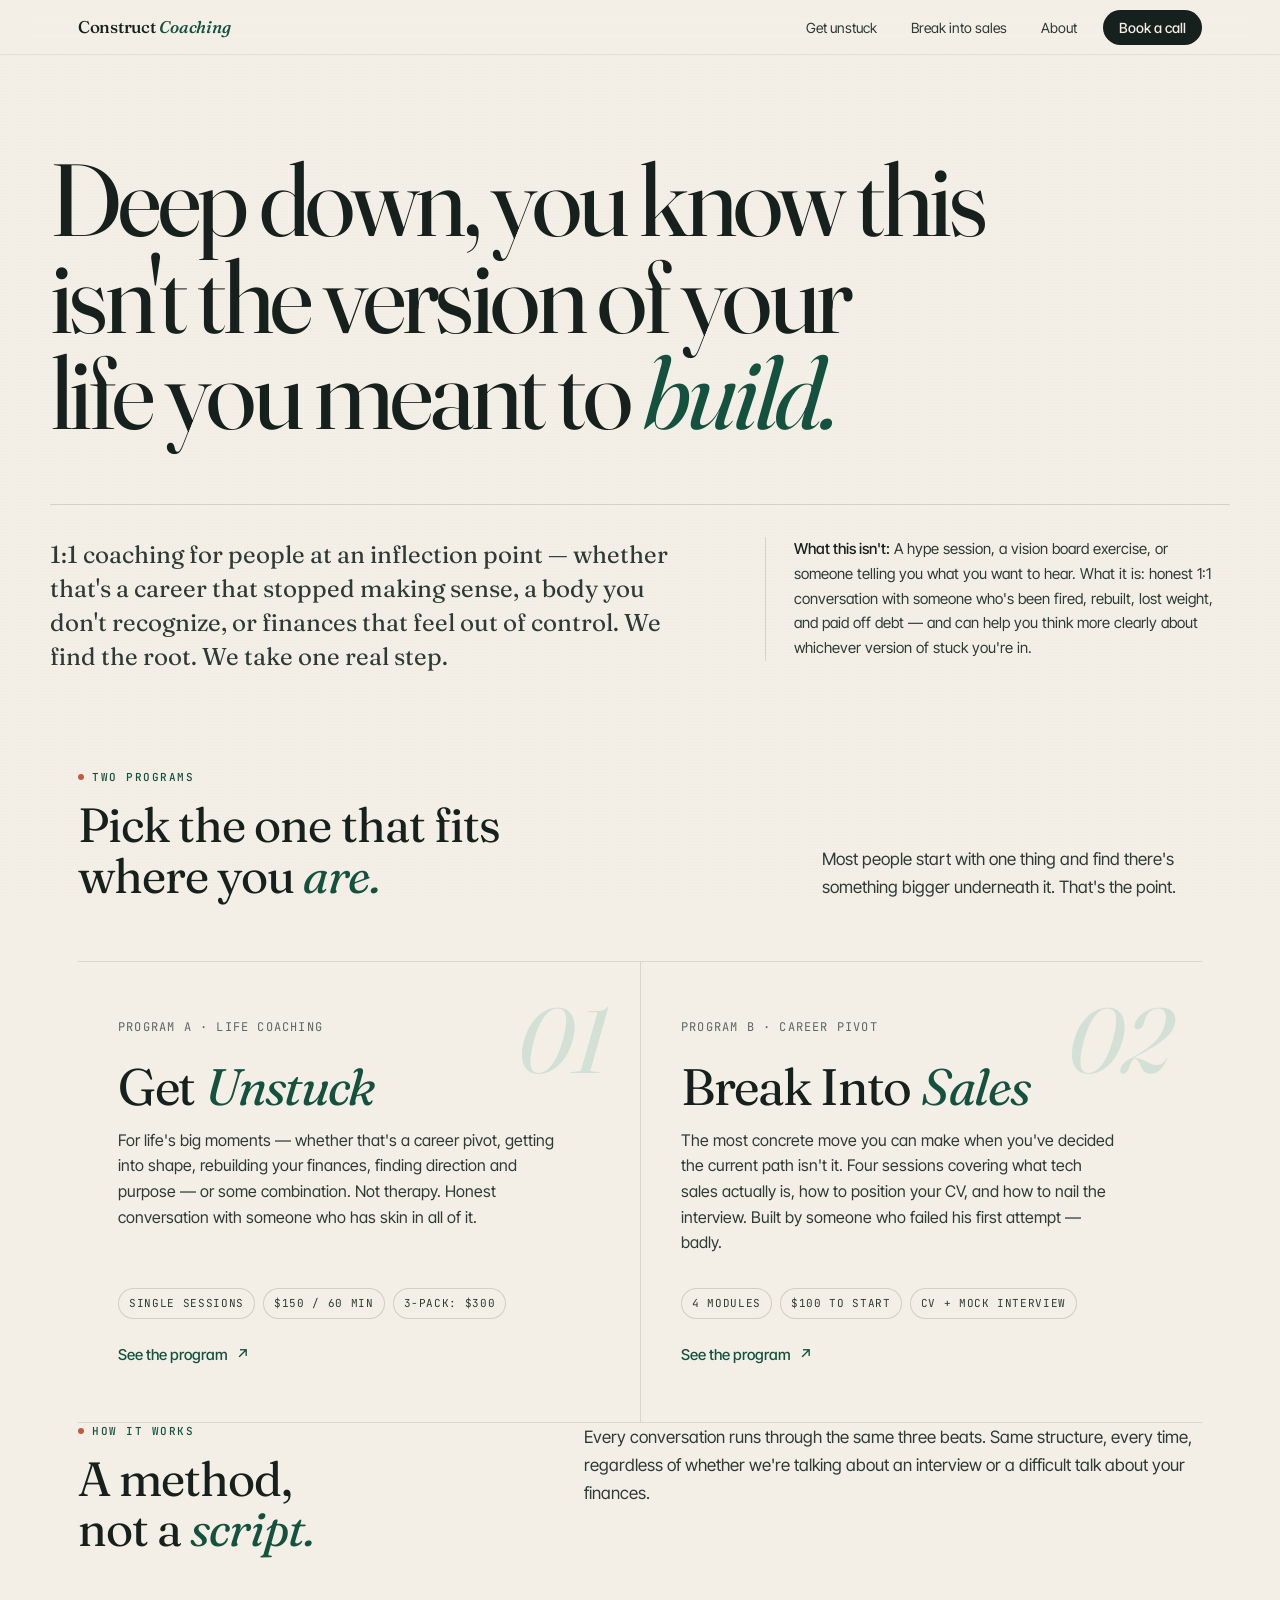
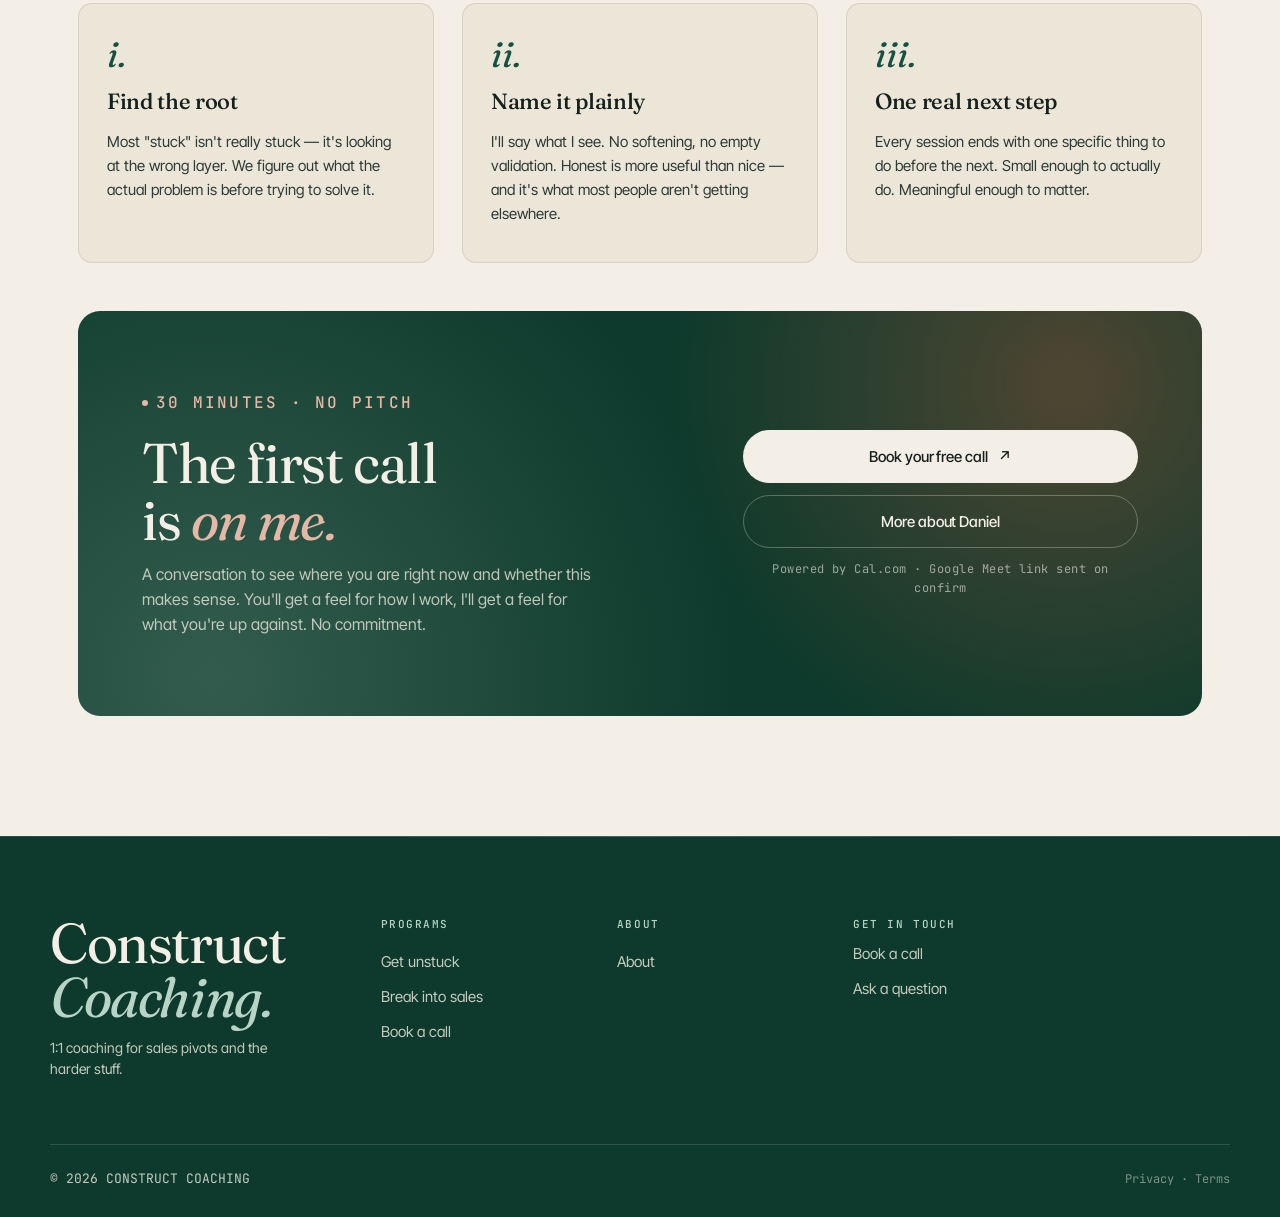
<file: index.html>
<!DOCTYPE html>
<html lang="en">
<head>
  <meta charset="UTF-8">
  <meta name="viewport" content="width=device-width, initial-scale=1.0">
  <title>Construct Coaching — Daniel Kim</title>
  <link rel="stylesheet" href="styles.css">
</head>
<body>
  <div class="nav-wrap">
    <nav class="nav">
      <a href="index.html" class="brand">
        <span class="brand-name">Construct <em>Coaching</em></span>
      </a>
      <ul class="nav-links">
        <li><a href="unstuck.html">Get unstuck</a></li>
        <li><a href="sales.html">Break into sales</a></li>
        <li><a href="about.html">About</a></li>
        <li><a href="book.html" class="nav-cta">Book a call</a></li>
      </ul>
    </nav>
  </div>

  <main>
    <section class="hero wrap">
      <h1 class="hero-headline reveal">
        Deep down, you know this isn't the version of your life you meant to <em>build.</em>
      </h1>

      <div class="hero-row reveal">
        <p class="lede hero-lede">1:1 coaching for people at an inflection point — whether that's a career that stopped making sense, a body you don't recognize, or finances that feel out of control. We find the root. We take one real step.</p>
        <aside class="hero-aside">
          <strong>What this isn't:</strong> A hype session, a vision board exercise, or someone telling you what you want to hear. What it is: honest 1:1 conversation with someone who's been fired, rebuilt, lost weight, and paid off debt — and can help you think more clearly about whichever version of stuck you're in.
        </aside>
      </div>
    </section>

    <section class="wrap">
      <div class="reveal" style="display:flex; align-items:end; justify-content:space-between; gap:24px; flex-wrap:wrap;">
        <div>
          <p class="eyebrow"><span class="dot"></span>Two programs</p>
          <h2 class="section-title" style="margin-top:14px;">Pick the one that fits<br>where you <em>are.</em></h2>
        </div>
        <p class="body" style="max-width:380px;">Most people start with one thing and find there's something bigger underneath it. That's the point.</p>
      </div>

      <div class="programs reveal">
        <a href="unstuck.html" class="program">
          <span class="program-glyph">01</span>
          <span class="program-num">PROGRAM A · LIFE COACHING</span>
          <h3 class="program-title">Get <em>Unstuck</em></h3>
          <p class="program-desc">For life's big moments — whether that's a career pivot, getting into shape, rebuilding your finances, finding direction and purpose — or some combination. Not therapy. Honest conversation with someone who has skin in all of it.</p>
          <div class="program-tags">
            <span class="tag">Single sessions</span>
            <span class="tag">$150 / 60 min</span>
            <span class="tag">3-pack: $300</span>
          </div>
          <span class="program-cta">See the program <span class="arr">↗</span></span>
        </a>
        <a href="sales.html" class="program">
          <span class="program-glyph">02</span>
          <span class="program-num">PROGRAM B · CAREER PIVOT</span>
          <h3 class="program-title">Break Into <em>Sales</em></h3>
          <p class="program-desc">The most concrete move you can make when you've decided the current path isn't it. Four sessions covering what tech sales actually is, how to position your CV, and how to nail the interview. Built by someone who failed his first attempt — badly.</p>
          <div class="program-tags">
            <span class="tag">4 modules</span>
            <span class="tag">$100 to start</span>
            <span class="tag">CV + mock interview</span>
          </div>
          <span class="program-cta">See the program <span class="arr">↗</span></span>
        </a>
      </div>

    </section>

    <section class="wrap">
      <div class="two-col reveal">
        <div>
          <p class="eyebrow"><span class="dot"></span>How it works</p>
          <h2 class="section-title" style="margin-top:14px;">A method,<br>not a <em>script.</em></h2>
        </div>
        <p class="body">Every conversation runs through the same three beats. Same structure, every time, regardless of whether we're talking about an interview or a difficult talk about your finances.</p>
      </div>

      <div class="method reveal">
        <div class="method-card">
          <span class="method-num">i.</span>
          <h4>Find the root</h4>
          <p>Most "stuck" isn't really stuck — it's looking at the wrong layer. We figure out what the actual problem is before trying to solve it.</p>
        </div>
        <div class="method-card">
          <span class="method-num">ii.</span>
          <h4>Name it plainly</h4>
          <p>I'll say what I see. No softening, no empty validation. Honest is more useful than nice — and it's what most people aren't getting elsewhere.</p>
        </div>
        <div class="method-card">
          <span class="method-num">iii.</span>
          <h4>One real next step</h4>
          <p>Every session ends with one specific thing to do before the next. Small enough to actually do. Meaningful enough to matter.</p>
        </div>
      </div>
    </section>

    <section class="wrap">
      <div class="cta-card reveal">
        <div class="cta-card-grid">
          <div>
            <p class="eyebrow" style="color: var(--terra-soft); margin-bottom: 18px;"><span class="dot" style="background: var(--terra-soft);"></span>30 minutes · No pitch</p>
            <h2>The first call<br>is <em>on me.</em></h2>
            <p>A conversation to see where you are right now and whether this makes sense. You'll get a feel for how I work, I'll get a feel for what you're up against. No commitment.</p>
          </div>
          <div class="stack">
            <a href="book.html" class="btn btn-light">Book your free call <span class="arr">↗</span></a>
            <a href="about.html" class="btn btn-ghost" style="color: var(--paper); border-color: color-mix(in srgb, var(--paper) 30%, transparent);">More about Daniel</a>
            <p class="fineprint">Powered by Cal.com · Google Meet link sent on confirm</p>
          </div>
        </div>
      </div>
    </section>
  </main>

  <footer class="foot">
    <div class="foot-inner">
      <div>
        <div class="foot-mark">Construct<br><em>Coaching.</em></div>
        <p class="foot-tag">1:1 coaching for sales pivots and the harder stuff.</p>
      </div>
      <div class="foot-col">
        <h5>Programs</h5>
        <ul>
          <li><a href="unstuck.html">Get unstuck</a></li><li><a href="sales.html">Break into sales</a></li>
          <li><a href="book.html">Book a call</a></li>
        </ul>
      </div>
      <div class="foot-col">
        <h5>About</h5>
        <ul>
          <li><a href="about.html">About</a></li>
          </ul>
      </div>
      <div class="foot-col foot-form-col">
        <h5>Get in Touch</h5>
        <ul>
          <li><a href="book.html#book">Book a call</a></li>
          <li><a href="book.html#ask">Ask a question</a></li>
        </ul>
      </div>
    </div>
    <div class="foot-bottom">
      <span>© 2026 CONSTRUCT COACHING</span>
      <span style="font-size:12px; opacity:0.6;"><a href="privacy.html" style="color:inherit;">Privacy</a> · <a href="terms.html" style="color:inherit;">Terms</a></span>
    </div>
  </footer>

  <script>
    // Reveal on scroll
    const io = new IntersectionObserver((entries) => {
      entries.forEach(e => { if (e.isIntersecting) { e.target.classList.add('in'); io.unobserve(e.target); } });
    }, { threshold: 0.08, rootMargin: '0px 0px -40px 0px' });
    document.querySelectorAll('.reveal').forEach(el => io.observe(el));
  </script>
</body>
</html>
</file>
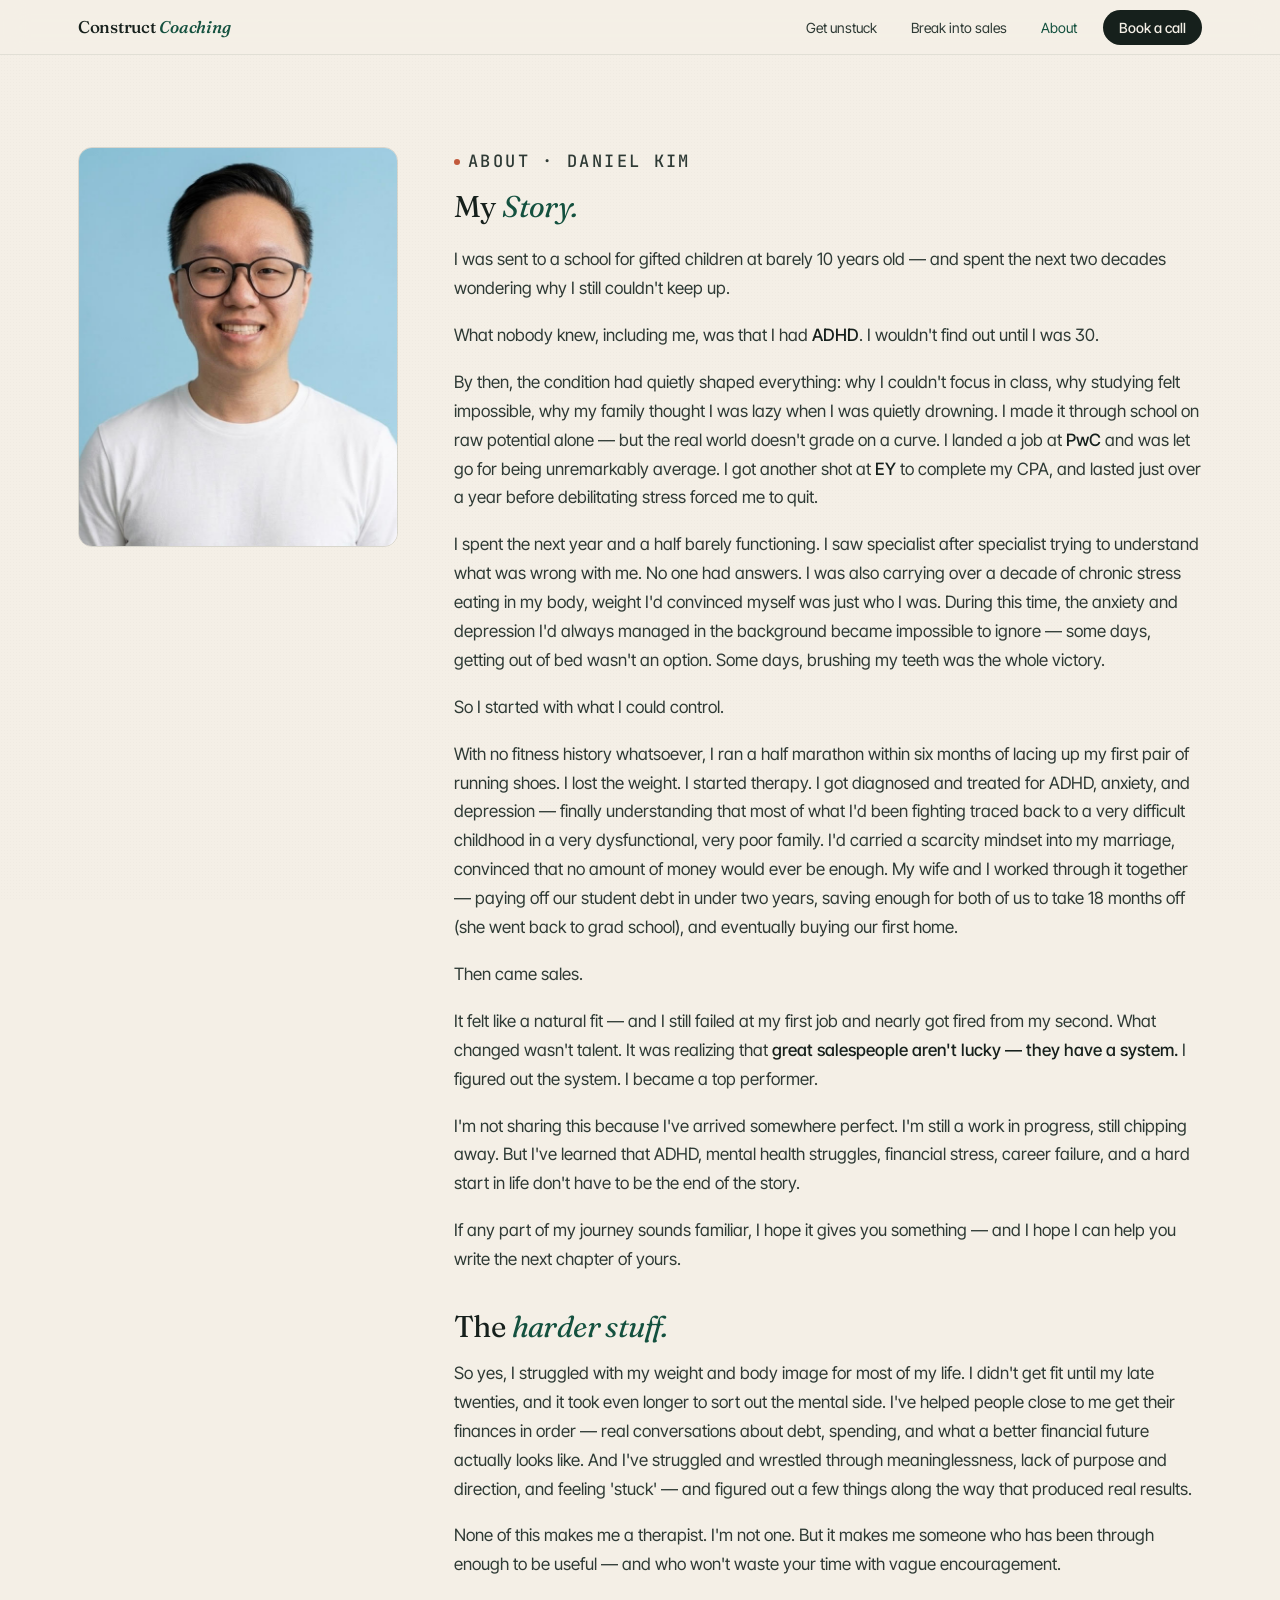
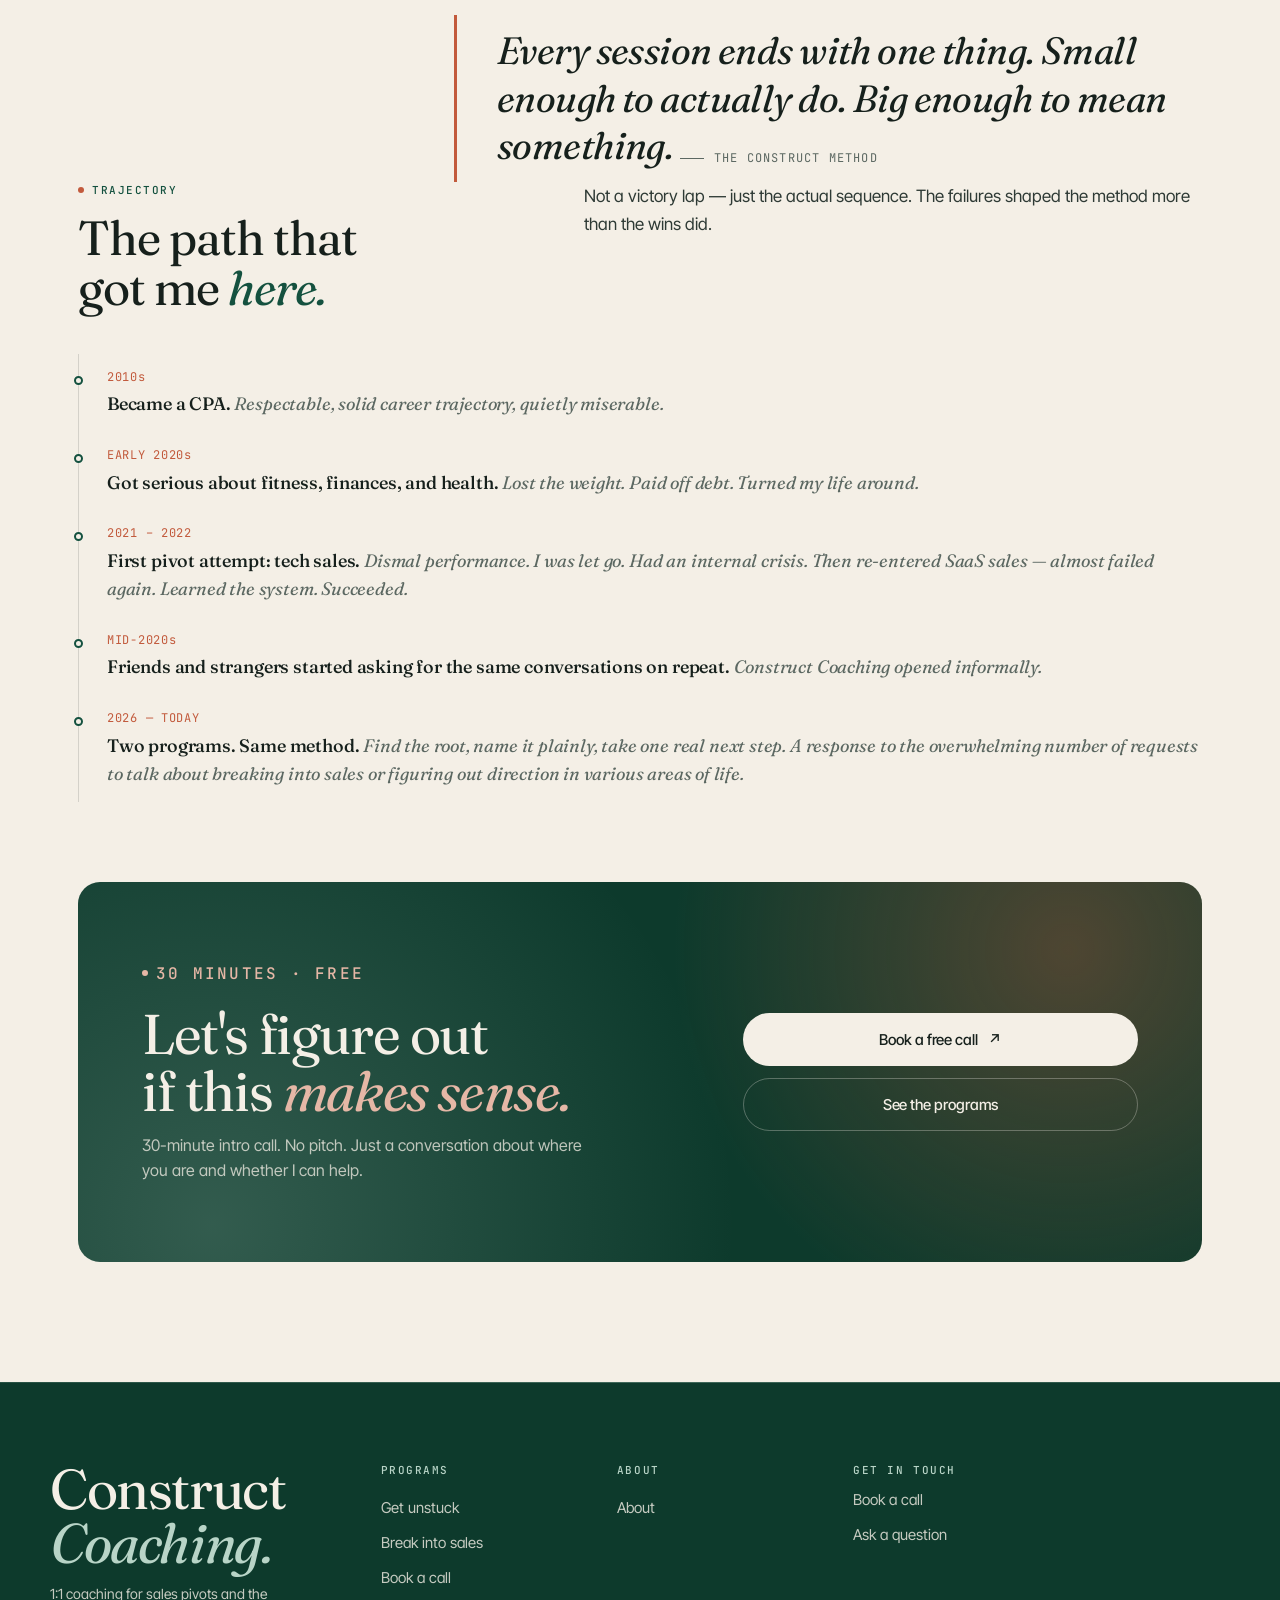
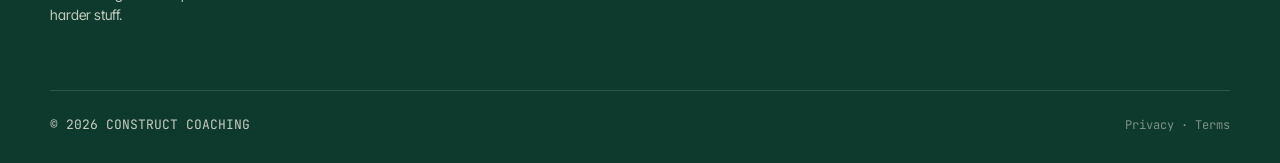
<file: about.html>
<!DOCTYPE html>
<html lang="en">
<head>
  <meta charset="UTF-8">
  <meta name="viewport" content="width=device-width, initial-scale=1.0">
  <title>About Daniel — Construct Coaching</title>
  <link rel="stylesheet" href="styles.css">
</head>
<body>
  <div class="nav-wrap">
    <nav class="nav">
      <a href="index.html" class="brand">
        <span class="brand-name">Construct <em>Coaching</em></span>
      </a>
      <ul class="nav-links">
        <li><a href="unstuck.html">Get unstuck</a></li>
        <li><a href="sales.html">Break into sales</a></li>
        <li><a href="about.html" class="active">About</a></li>
        <li><a href="book.html" class="nav-cta">Book a call</a></li>
      </ul>
    </nav>
  </div>

  <main>
    <section class="wrap" id="story" style="padding-top: 80px;">
      <div class="about-grid reveal">
        <div>
          <img src="daniel-kim.jpg" alt="Daniel Kim" style="width:100%; aspect-ratio:4/5; object-fit:cover; object-position: center top; border-radius: var(--r); border: 1px solid color-mix(in srgb, var(--ink) 12%, transparent); display:block;">
        </div>
        <div class="bio-text">
          <p class="eyebrow" style="margin-bottom:14px;"><span class="dot"></span>About · Daniel Kim</p>
          <h3 style="margin-top:0; margin-bottom: 22px;">My <em>Story.</em></h3>
          <p>I was sent to a school for gifted children at barely 10 years old — and spent the next two decades wondering why I still couldn't keep up.</p>
          <p>What nobody knew, including me, was that I had <strong>ADHD</strong>. I wouldn't find out until I was 30.</p>
          <p>By then, the condition had quietly shaped everything: why I couldn't focus in class, why studying felt impossible, why my family thought I was lazy when I was quietly drowning. I made it through school on raw potential alone — but the real world doesn't grade on a curve. I landed a job at <strong>PwC</strong> and was let go for being unremarkably average. I got another shot at <strong>EY</strong> to complete my CPA, and lasted just over a year before debilitating stress forced me to quit.</p>
          <p>I spent the next year and a half barely functioning. I saw specialist after specialist trying to understand what was wrong with me. No one had answers. I was also carrying over a decade of chronic stress eating in my body, weight I'd convinced myself was just who I was. During this time, the anxiety and depression I'd always managed in the background became impossible to ignore — some days, getting out of bed wasn't an option. Some days, brushing my teeth was the whole victory.</p>
          <p>So I started with what I could control.</p>
          <p>With no fitness history whatsoever, I ran a half marathon within six months of lacing up my first pair of running shoes. I lost the weight. I started therapy. I got diagnosed and treated for ADHD, anxiety, and depression — finally understanding that most of what I'd been fighting traced back to a very difficult childhood in a very dysfunctional, very poor family. I'd carried a scarcity mindset into my marriage, convinced that no amount of money would ever be enough. My wife and I worked through it together — paying off our student debt in under two years, saving enough for both of us to take 18 months off (she went back to grad school), and eventually buying our first home.</p>
          <p>Then came sales.</p>
          <p>It felt like a natural fit — and I still failed at my first job and nearly got fired from my second. What changed wasn't talent. It was realizing that <strong>great salespeople aren't lucky — they have a system.</strong> I figured out the system. I became a top performer.</p>
          <p>I'm not sharing this because I've arrived somewhere perfect. I'm still a work in progress, still chipping away. But I've learned that ADHD, mental health struggles, financial stress, career failure, and a hard start in life don't have to be the end of the story.</p>
          <p>If any part of my journey sounds familiar, I hope it gives you something — and I hope I can help you write the next chapter of yours.</p>

          <h3>The <em>harder stuff.</em></h3>
          <p>So yes, I struggled with my weight and body image for most of my life. I didn't get fit until my late twenties, and it took even longer to sort out the mental side. I've helped people close to me get their finances in order — real conversations about debt, spending, and what a better financial future actually looks like. And I've struggled and wrestled through meaninglessness, lack of purpose and direction, and feeling 'stuck' — and figured out a few things along the way that produced real results.</p>
          <p>None of this makes me a therapist. I'm not one. But it makes me someone who has been through enough to be useful — and who won't waste your time with vague encouragement.</p>

          <div class="pull reveal" style="margin-top: 36px;">
            Every session ends with one thing. Small enough to actually do. Big enough to mean something.
            <div class="pull-attrib">The Construct method</div>
          </div>
        </div>
      </div>
    </section>

    <section class="wrap">
      <div class="two-col reveal">
        <div>
          <p class="eyebrow"><span class="dot"></span>Trajectory</p>
          <h2 class="section-title" style="margin-top:14px;">The path that<br>got me <em>here.</em></h2>
        </div>
        <p class="body">Not a victory lap — just the actual sequence. The failures shaped the method more than the wins did.</p>
      </div>

      <div class="timeline reveal" style="margin-top: 40px;">
        <div class="tl-item">
          <div class="yr">2010s</div>
          <div class="ev">Became a CPA. <span class="muted">Respectable, solid career trajectory, quietly miserable.</span></div>
        </div>
        <div class="tl-item">
          <div class="yr">EARLY 2020s</div>
          <div class="ev">Got serious about fitness, finances, and health. <span class="muted">Lost the weight. Paid off debt. Turned my life around.</span></div>
        </div>
        <div class="tl-item">
          <div class="yr">2021 – 2022</div>
          <div class="ev">First pivot attempt: tech sales. <span class="muted">Dismal performance. I was let go. Had an internal crisis. Then re-entered SaaS sales — almost failed again. Learned the system. Succeeded.</span></div>
        </div>
        <div class="tl-item">
          <div class="yr">MID-2020s</div>
          <div class="ev">Friends and strangers started asking for the same conversations on repeat. <span class="muted">Construct Coaching opened informally.</span></div>
        </div>
        <div class="tl-item">
          <div class="yr">2026 — TODAY</div>
          <div class="ev">Two programs. Same method. <span class="muted">Find the root, name it plainly, take one real next step. A response to the overwhelming number of requests to talk about breaking into sales or figuring out direction in various areas of life.</span></div>
        </div>
      </div>
    </section>

    <section class="wrap" style="padding-top: 32px;">
      <div class="cta-card reveal">
        <div class="cta-card-grid">
          <div>
            <p class="eyebrow" style="color: var(--terra-soft); margin-bottom: 18px;"><span class="dot" style="background: var(--terra-soft);"></span>30 minutes · Free</p>
            <h2>Let's figure out<br>if this <em>makes sense.</em></h2>
            <p>30-minute intro call. No pitch. Just a conversation about where you are and whether I can help.</p>
          </div>
          <div class="stack">
            <a href="book.html" class="btn btn-light">Book a free call <span class="arr">↗</span></a>
            <a href="sales.html" class="btn btn-ghost" style="color: var(--paper); border-color: color-mix(in srgb, var(--paper) 30%, transparent);">See the programs</a>
          </div>
        </div>
      </div>
    </section>
  </main>

  <footer class="foot">
    <div class="foot-inner">
      <div>
        <div class="foot-mark">Construct<br><em>Coaching.</em></div>
        <p class="foot-tag">1:1 coaching for sales pivots and the harder stuff.</p>
      </div>
      <div class="foot-col"><h5>Programs</h5><ul><li><a href="unstuck.html">Get unstuck</a></li><li><a href="sales.html">Break into sales</a></li><li><a href="book.html">Book a call</a></li></ul></div>
      <div class="foot-col"><h5>About</h5><ul><li><a href="about.html">About</a></li></ul></div>
      <div class="foot-col foot-form-col">
        <h5>Get in Touch</h5>
        <ul>
          <li><a href="book.html#book">Book a call</a></li>
          <li><a href="book.html#ask">Ask a question</a></li>
        </ul>
      </div>
    </div>
    <div class="foot-bottom">
      <span>© 2026 CONSTRUCT COACHING</span>
      <span style="font-size:12px; opacity:0.6;"><a href="privacy.html" style="color:inherit;">Privacy</a> · <a href="terms.html" style="color:inherit;">Terms</a></span>
    </div>
  </footer>

  <script>
    const io = new IntersectionObserver((entries) => { entries.forEach(e => { if (e.isIntersecting) { e.target.classList.add('in'); io.unobserve(e.target); } }); }, { threshold: 0.08, rootMargin: '0px 0px -40px 0px' });
    document.querySelectorAll('.reveal').forEach(el => io.observe(el));
  </script>
</body>
</html>
</file>
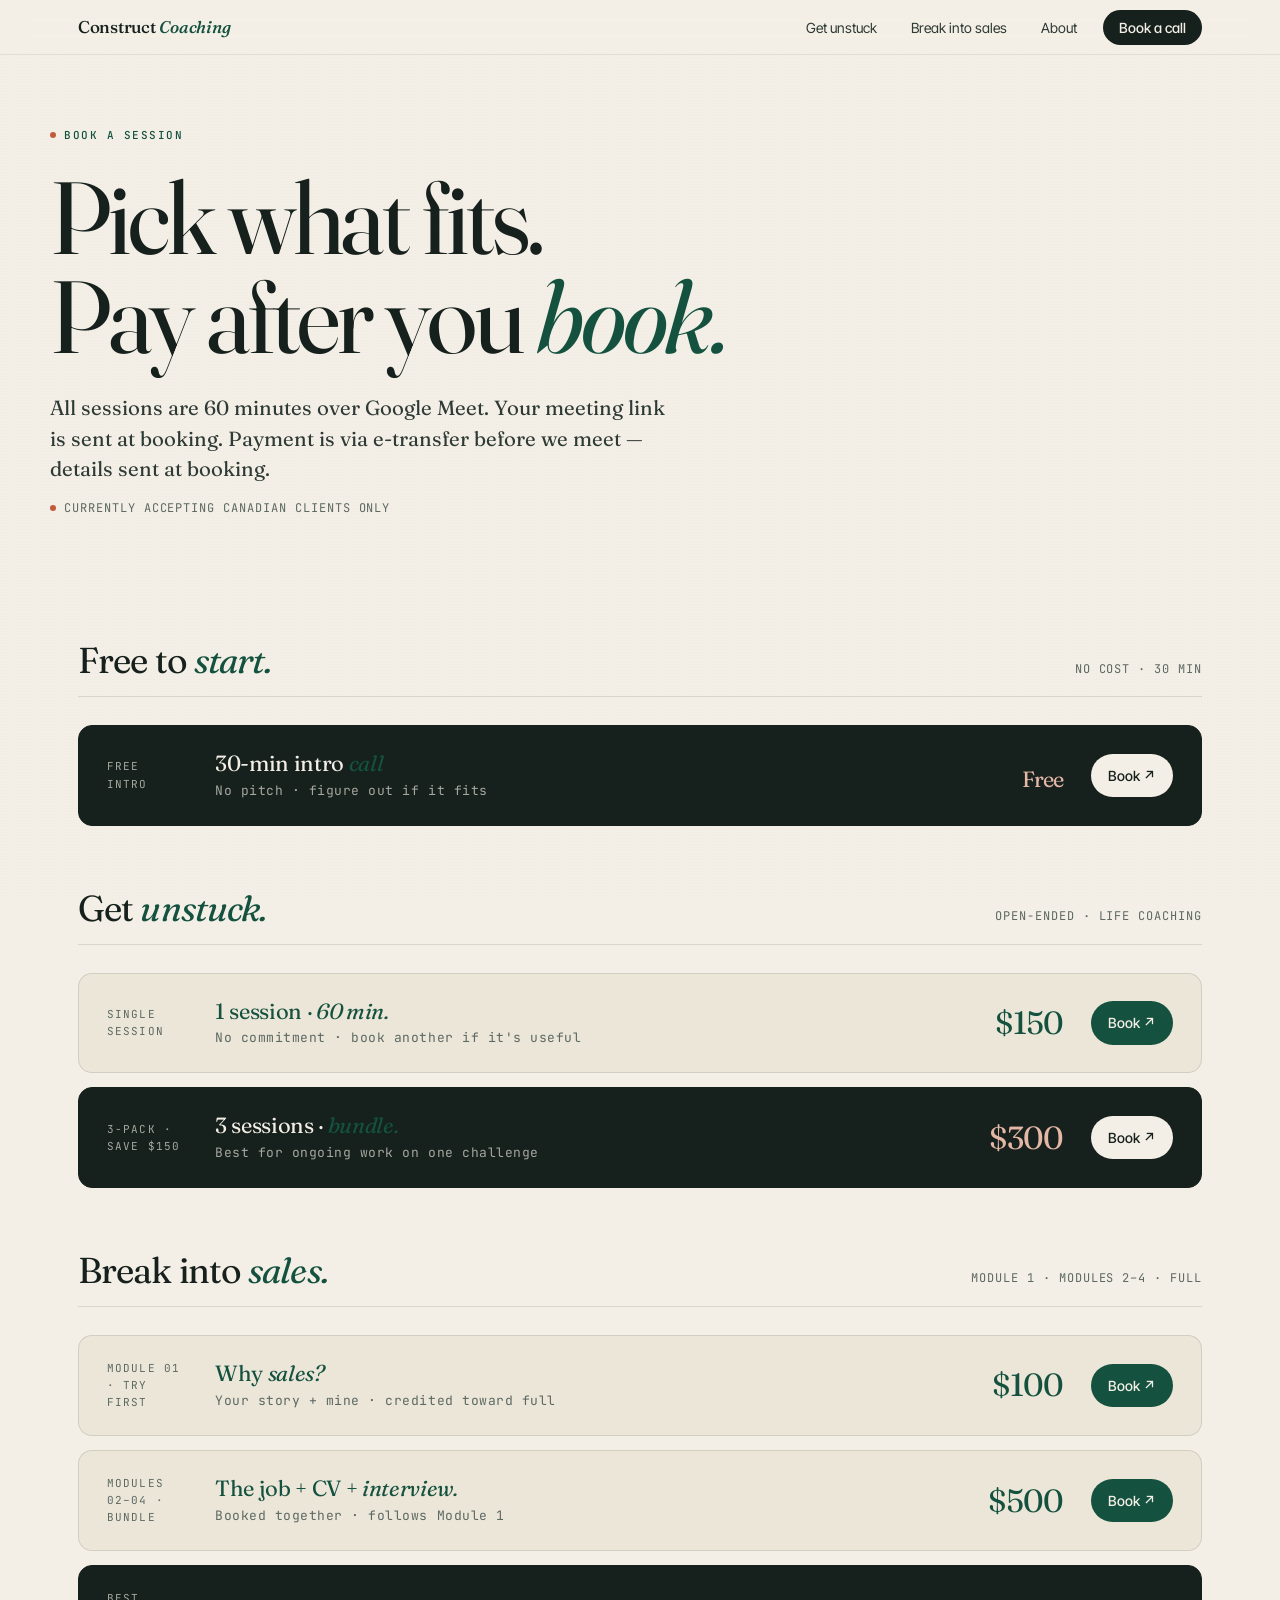
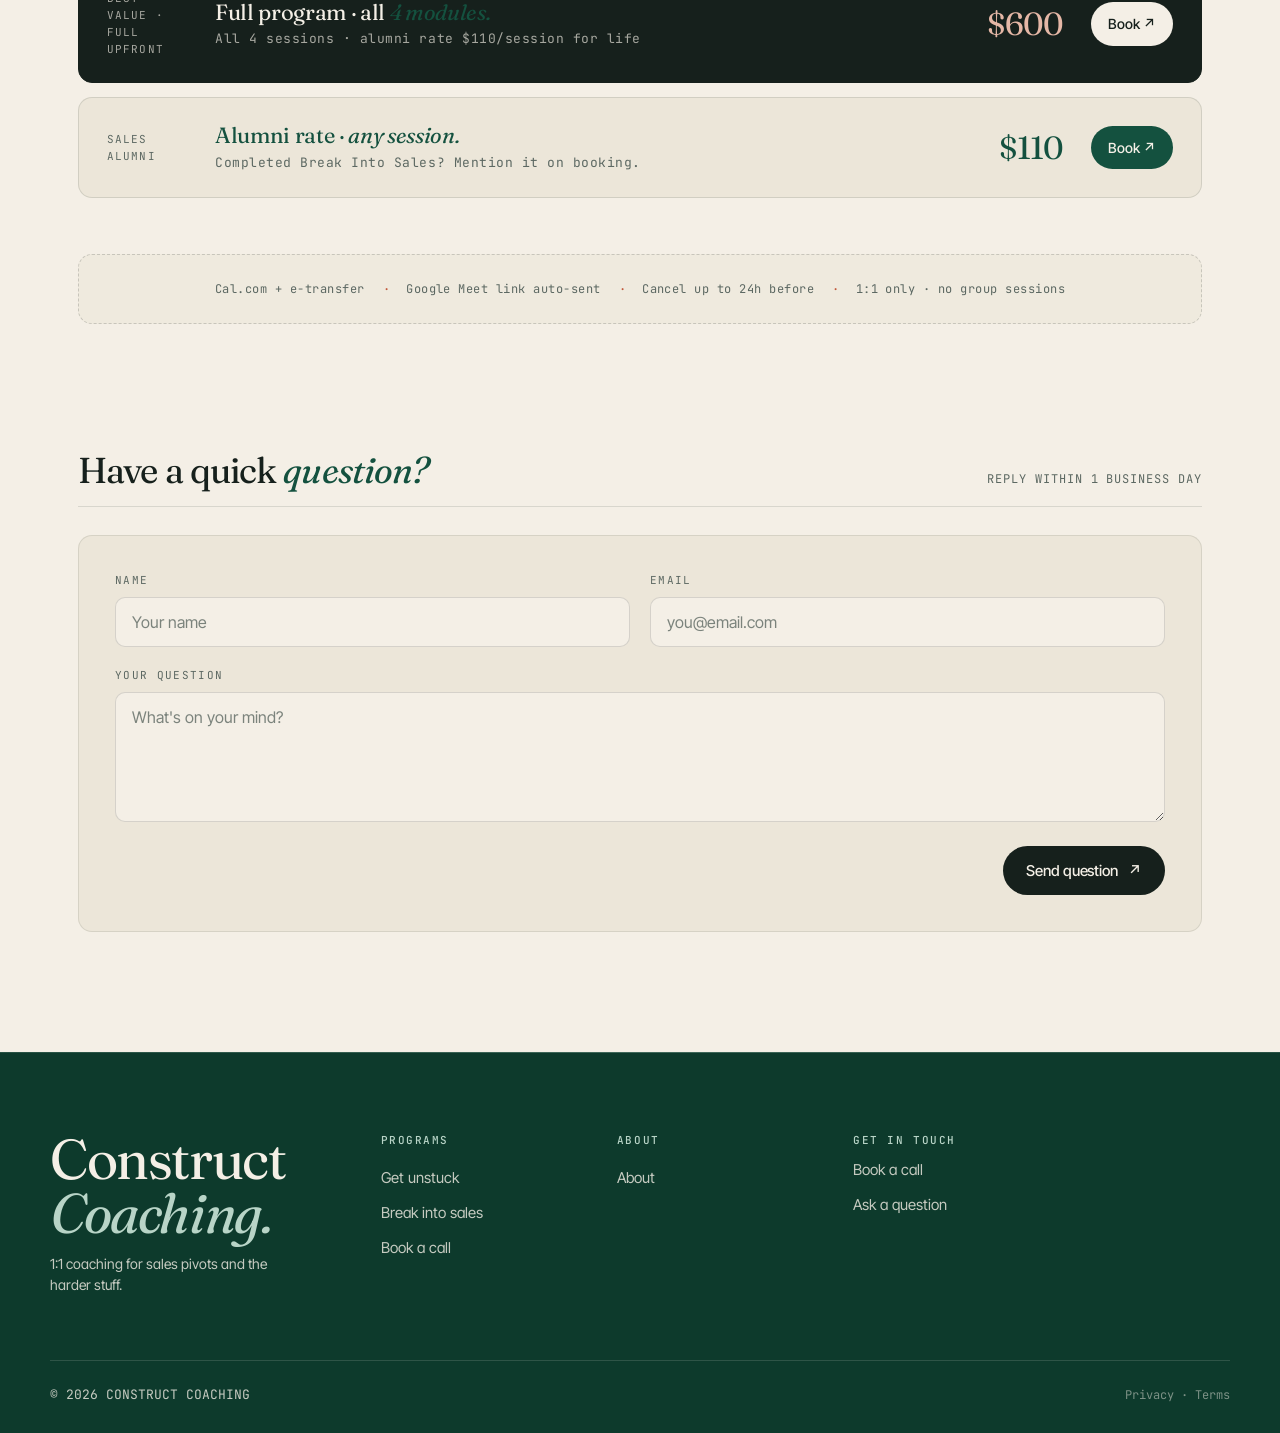
<file: book.html>
<!DOCTYPE html>
<html lang="en">
<head>
  <meta charset="UTF-8">
  <meta name="viewport" content="width=device-width, initial-scale=1.0">
  <title>Book a Call — Construct Coaching</title>
  <link rel="stylesheet" href="styles.css">
</head>
<body>
  <div class="nav-wrap">
    <nav class="nav">
      <a href="index.html" class="brand">
        <span class="brand-name">Construct <em>Coaching</em></span>
      </a>
      <ul class="nav-links">
        <li><a href="unstuck.html">Get unstuck</a></li>
        <li><a href="sales.html">Break into sales</a></li>
        <li><a href="about.html">About</a></li>
        <li><a href="book.html" class="nav-cta active">Book a call</a></li>
      </ul>
    </nav>
  </div>

  <main>
    <section class="book-hero wrap">
      <p class="eyebrow reveal"><span class="dot"></span>Book a session</p>
      <h1 class="reveal" style="font-family: var(--serif); font-weight:400; line-height:0.96; letter-spacing:-0.03em; font-size: clamp(48px, 8vw, 104px); max-width: 14ch; margin-top: 24px; margin-bottom: 28px;">
        Pick what fits.<br>Pay after you <em style="color: var(--moss); font-style: italic;">book.</em>
      </h1>
      <p class="lede reveal">All sessions are 60 minutes over Google Meet. Your meeting link is sent at booking. Payment is via e-transfer before we meet — details sent at booking.</p>
      <p class="reveal" style="font-family: var(--mono); font-size: 12px; letter-spacing: 0.08em; text-transform: uppercase; color: var(--ink-soft); margin-top: 14px; display: inline-flex; align-items: center; gap: 8px;"><span style="display:inline-block; width:6px; height:6px; border-radius:50%; background:var(--terra); flex-shrink:0;"></span>Currently accepting Canadian clients only</p>
    </section>

    <section class="wrap" id="book" style="padding-top: 24px;">
      <div class="book-section-head reveal">
        <h2>Free to <em>start.</em></h2>
        <span class="right">No cost · 30 min</span>
      </div>

      <div class="session-list reveal">
        <a href="https://cal.com/constructcoaching/free-30-min-intro" target="_blank" rel="noopener" class="session featured">
          <span class="session-tag">Free intro</span>
          <div>
            <div class="session-title">30-min intro <em>call</em></div>
            <div class="session-meta">No pitch · figure out if it fits</div>
          </div>
          <div class="session-price"><span class="free">Free</span></div>
          <span class="btn btn-light btn-sm">Book ↗</span>
        </a>
      </div>

      <div class="book-section-head reveal">
        <h2>Get <em>unstuck.</em></h2>
        <span class="right">Open-ended · life coaching</span>
      </div>

      <div class="session-list reveal">
        <a href="https://cal.com/constructcoaching/get-unstuck-single-session" target="_blank" rel="noopener" class="session">
          <span class="session-tag">Single session</span>
          <div>
            <div class="session-title">1 session · <em>60 min.</em></div>
            <div class="session-meta">No commitment · book another if it's useful</div>
          </div>
          <div class="session-price">$150</div>
          <span class="btn btn-moss btn-sm">Book ↗</span>
        </a>
        <a href="https://cal.com/constructcoaching/get-unstuck-3-session-bundle" target="_blank" rel="noopener" class="session featured">
          <span class="session-tag">3-pack · save $150</span>
          <div>
            <div class="session-title">3 sessions · <em>bundle.</em></div>
            <div class="session-meta">Best for ongoing work on one challenge</div>
          </div>
          <div class="session-price">$300</div>
          <span class="btn btn-light btn-sm">Book ↗</span>
        </a>
      </div>

      <div class="book-section-head reveal">
        <h2>Break into <em>sales.</em></h2>
        <span class="right">Module 1 · Modules 2–4 · Full</span>
      </div>

      <div class="session-list reveal">
        <a href="https://cal.com/constructcoaching/break-into-sales-session-1" target="_blank" rel="noopener" class="session">
          <span class="session-tag">Module 01 · Try first</span>
          <div>
            <div class="session-title">Why <em>sales?</em></div>
            <div class="session-meta">Your story + mine · credited toward full</div>
          </div>
          <div class="session-price">$100</div>
          <span class="btn btn-moss btn-sm">Book ↗</span>
        </a>
        <a href="https://cal.com/constructcoaching/break-into-sales-sessions-2-4" target="_blank" rel="noopener" class="session">
          <span class="session-tag">Modules 02–04 · Bundle</span>
          <div>
            <div class="session-title">The job + CV + <em>interview.</em></div>
            <div class="session-meta">Booked together · follows Module 1</div>
          </div>
          <div class="session-price">$500</div>
          <span class="btn btn-moss btn-sm">Book ↗</span>
        </a>
        <a href="https://cal.com/constructcoaching/break-into-sales-full-program" target="_blank" rel="noopener" class="session featured">
          <span class="session-tag">Best value · Full upfront</span>
          <div>
            <div class="session-title">Full program · all <em>4 modules.</em></div>
            <div class="session-meta">All 4 sessions · alumni rate $110/session for life</div>
          </div>
          <div class="session-price">$600</div>
          <span class="btn btn-light btn-sm">Book ↗</span>
        </a>
        <a href="https://cal.com/constructcoaching/alumni-single-session" target="_blank" rel="noopener" class="session">
          <span class="session-tag">Sales alumni</span>
          <div>
            <div class="session-title">Alumni rate · <em>any session.</em></div>
            <div class="session-meta">Completed Break Into Sales? Mention it on booking.</div>
          </div>
          <div class="session-price">$110</div>
          <span class="btn btn-moss btn-sm">Book ↗</span>
        </a>
      </div>

      <div class="fineprint-strip reveal">
        <span>Cal.com + e-transfer</span>
        <span>Google Meet link auto-sent</span>
        <span>Cancel up to 24h before</span>
        <span>1:1 only · no group sessions</span>
      </div>
    </section>

    <section class="wrap" id="ask" style="padding-top: 64px;">
      <div class="book-section-head reveal">
        <h2>Have a quick <em>question?</em></h2>
        <span class="right">Reply within 1 business day</span>
      </div>
      <form class="quick-form reveal" action="https://formspree.io/f/mdablpwe" method="POST">
        <div class="qf-row">
          <label>
            <span class="qf-label">Name</span>
            <input type="text" name="name" required placeholder="Your name">
          </label>
          <label>
            <span class="qf-label">Email</span>
            <input type="email" name="email" required placeholder="you@email.com">
          </label>
        </div>
        <label class="qf-full">
          <span class="qf-label">Your question</span>
          <textarea name="question" rows="5" required placeholder="What's on your mind?"></textarea>
        </label>
        <div class="qf-foot">
          <p class="form-status" aria-live="polite"></p>
          <button type="submit" class="btn btn-primary">Send question <span class="arr">↗</span></button>
        </div>
      </form>
    </section>
  </main>

  <footer class="foot">
    <div class="foot-inner">
      <div>
        <div class="foot-mark">Construct<br><em>Coaching.</em></div>
        <p class="foot-tag">1:1 coaching for sales pivots and the harder stuff.</p>
      </div>
      <div class="foot-col"><h5>Programs</h5><ul><li><a href="unstuck.html">Get unstuck</a></li><li><a href="sales.html">Break into sales</a></li><li><a href="book.html">Book a call</a></li></ul></div>
      <div class="foot-col"><h5>About</h5><ul><li><a href="about.html">About</a></li></ul></div>
      <div class="foot-col foot-form-col">
        <h5>Get in Touch</h5>
        <ul>
          <li><a href="book.html#book">Book a call</a></li>
          <li><a href="book.html#ask">Ask a question</a></li>
        </ul>
      </div>
    </div>
    <div class="foot-bottom">
      <span>© 2026 CONSTRUCT COACHING</span>
      <span style="font-size:12px; opacity:0.6;"><a href="privacy.html" style="color:inherit;">Privacy</a> · <a href="terms.html" style="color:inherit;">Terms</a></span>
    </div>
  </footer>

  <script>
    const io = new IntersectionObserver((entries) => { entries.forEach(e => { if (e.isIntersecting) { e.target.classList.add('in'); io.unobserve(e.target); } }); }, { threshold: 0.08, rootMargin: '0px 0px -40px 0px' });
    document.querySelectorAll('.reveal').forEach(el => io.observe(el));
  </script>
</body>
</html>
</file>
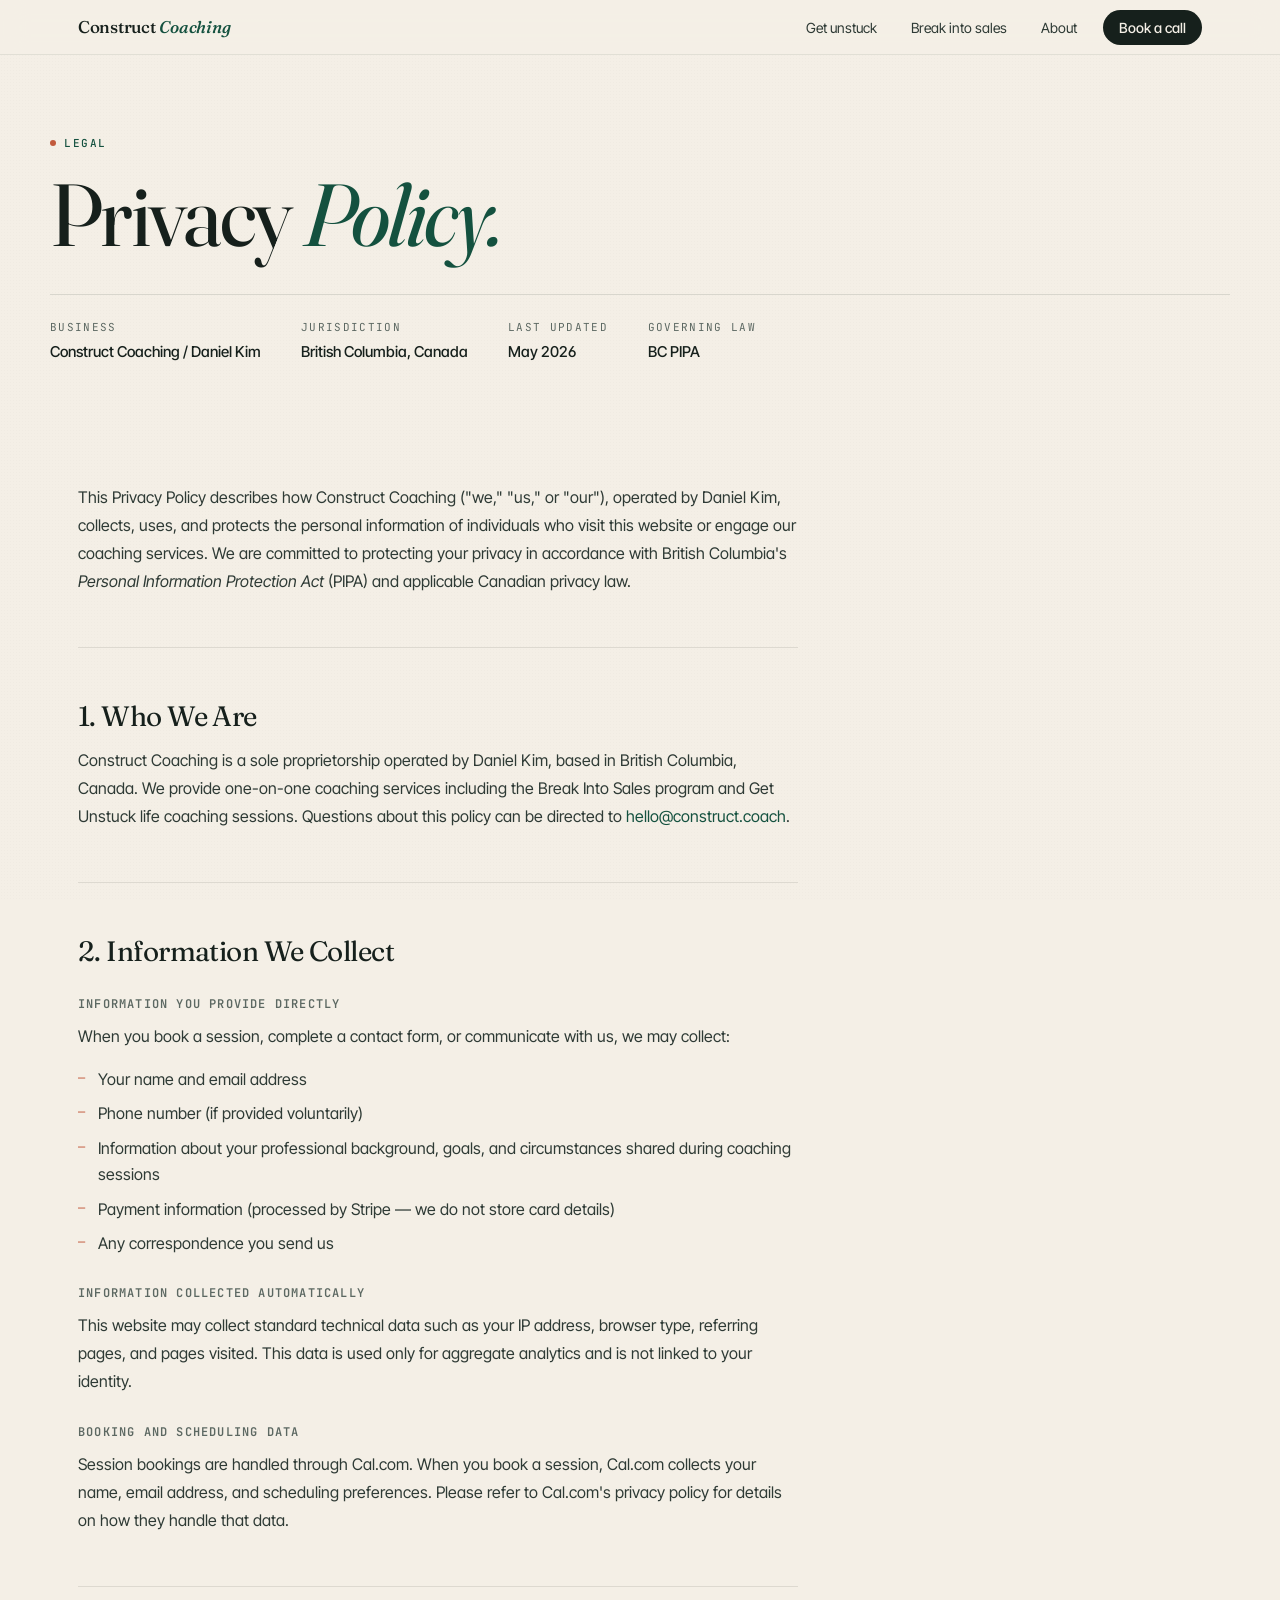
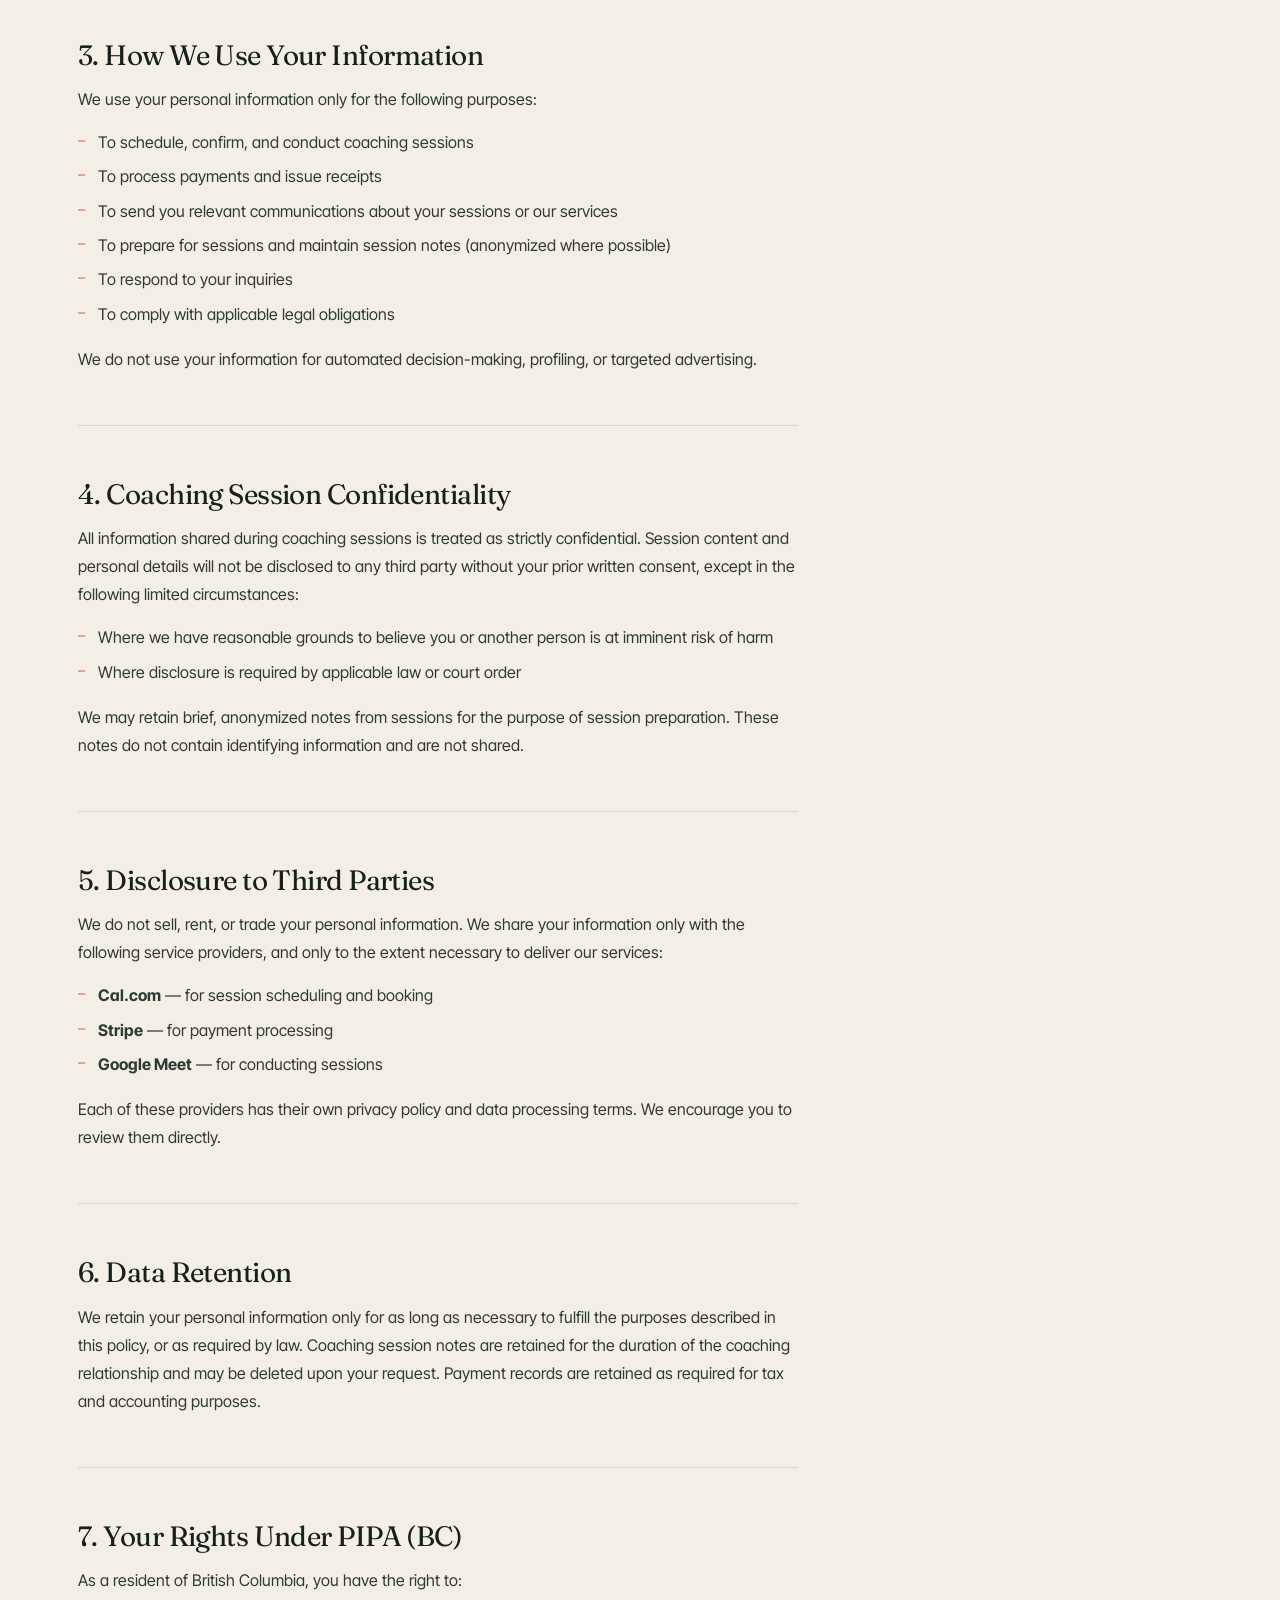
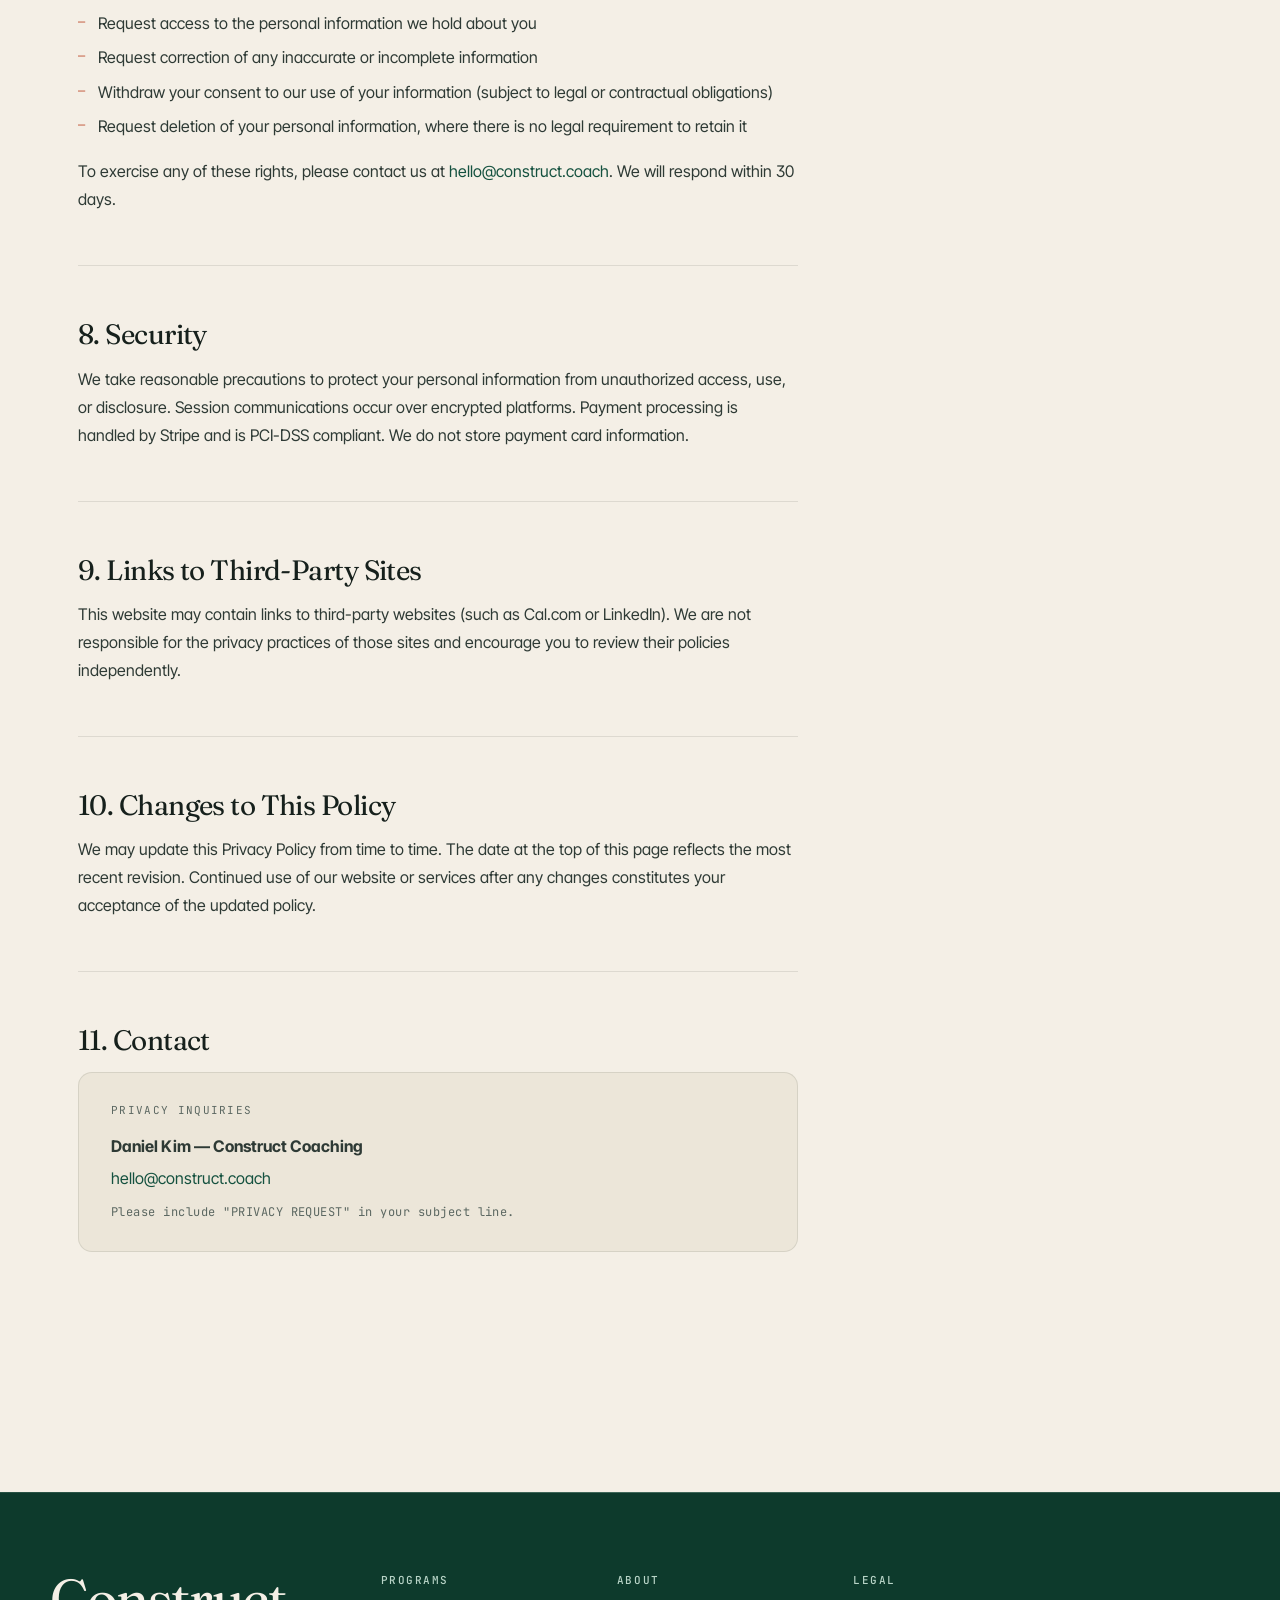
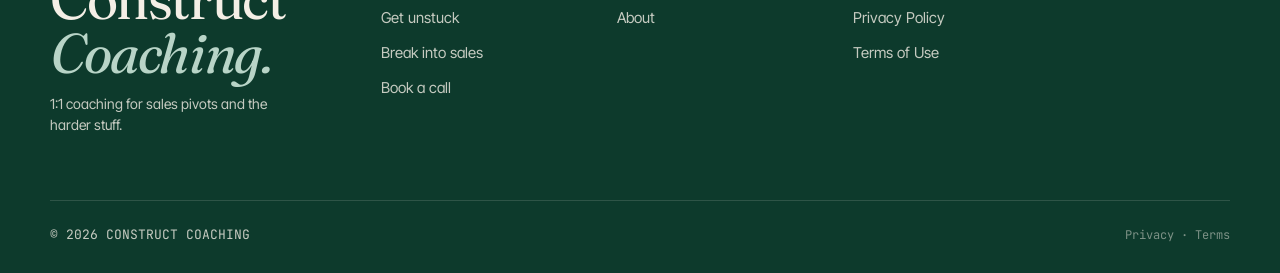
<file: privacy.html>
<!DOCTYPE html>
<html lang="en">
<head>
  <meta charset="UTF-8">
  <meta name="viewport" content="width=device-width, initial-scale=1.0">
  <title>Privacy Policy — Construct Coaching</title>
  <link rel="stylesheet" href="styles.css">
  <style>
    .legal-hero { padding: 80px 0 56px; }
    .legal-hero h1 {
      font-family: var(--serif);
      font-size: clamp(48px, 7vw, 88px);
      font-weight: 400;
      line-height: 0.97;
      letter-spacing: -0.03em;
      color: var(--ink);
      margin-top: 20px;
      max-width: 14ch;
    }
    .legal-hero h1 em { font-style: italic; color: var(--moss); }

    .legal-meta {
      margin-top: 36px;
      padding-top: 24px;
      border-top: 1px solid color-mix(in srgb, var(--ink) 12%, transparent);
      display: flex;
      gap: 40px;
      flex-wrap: wrap;
    }
    .legal-meta-item { }
    .legal-meta-item dt {
      font-family: var(--mono);
      font-size: 11px;
      letter-spacing: 0.12em;
      text-transform: uppercase;
      color: var(--ink-soft);
      margin-bottom: 4px;
    }
    .legal-meta-item dd {
      font-size: 15px;
      color: var(--ink);
      font-weight: 500;
    }

    .legal-body {
      max-width: 720px;
      margin-top: 64px;
    }
    .legal-body h2 {
      font-family: var(--serif);
      font-size: clamp(22px, 2.5vw, 28px);
      font-weight: 400;
      letter-spacing: -0.02em;
      line-height: 1.15;
      color: var(--ink);
      margin: 52px 0 14px;
      padding-top: 52px;
      border-top: 1px solid color-mix(in srgb, var(--ink) 10%, transparent);
    }
    .legal-body h2:first-child { margin-top: 0; padding-top: 0; border-top: none; }
    .legal-body h3 {
      font-family: var(--sans);
      font-size: 14px;
      font-weight: 600;
      letter-spacing: 0.01em;
      color: var(--ink);
      margin: 28px 0 8px;
      text-transform: uppercase;
      font-size: 12px;
      letter-spacing: 0.1em;
      font-family: var(--mono);
      color: var(--ink-soft);
    }
    .legal-body p {
      font-size: 16px;
      line-height: 1.75;
      color: var(--ink-2);
      margin-bottom: 16px;
    }
    .legal-body a { color: var(--moss); }
    .legal-body a:hover { color: var(--moss-deep); }
    .legal-body ul {
      list-style: none;
      margin: 0 0 18px;
      display: flex;
      flex-direction: column;
      gap: 8px;
    }
    .legal-body ul li {
      font-size: 16px;
      line-height: 1.65;
      color: var(--ink-2);
      padding-left: 20px;
      position: relative;
    }
    .legal-body ul li::before {
      content: "—";
      position: absolute;
      left: 0;
      color: var(--terra);
      font-family: var(--mono);
      font-size: 12px;
      top: 3px;
    }

    .legal-contact {
      margin-top: 16px;
      padding: 28px 32px;
      background: var(--paper-2);
      border: 1px solid color-mix(in srgb, var(--ink) 10%, transparent);
      border-radius: var(--r);
    }
    .legal-contact p { margin-bottom: 4px; }
    .legal-contact p:last-child { margin-bottom: 0; }
    .legal-contact .contact-label {
      font-family: var(--mono);
      font-size: 11px;
      letter-spacing: 0.12em;
      text-transform: uppercase;
      color: var(--ink-soft);
      margin-bottom: 12px;
    }

    .notice-box {
      padding: 20px 24px;
      background: color-mix(in srgb, var(--moss-pale) 60%, transparent);
      border: 1px solid color-mix(in srgb, var(--moss) 22%, transparent);
      border-left: 3px solid var(--moss);
      border-radius: 0 var(--r-sm) var(--r-sm) 0;
      margin: 24px 0;
    }
    .notice-box p { margin-bottom: 0; font-size: 15px; }
  </style>
</head>
<body>
  <div class="nav-wrap">
    <nav class="nav">
      <a href="index.html" class="brand">
        <span class="brand-name">Construct <em>Coaching</em></span>
      </a>
      <ul class="nav-links">
        <li><a href="unstuck.html">Get unstuck</a></li>
        <li><a href="sales.html">Break into sales</a></li>
        <li><a href="about.html">About</a></li>
        <li><a href="book.html" class="nav-cta">Book a call</a></li>
      </ul>
    </nav>
  </div>

  <main>
    <section class="legal-hero wrap">
      <p class="eyebrow reveal"><span class="dot"></span>Legal</p>
      <h1 class="reveal">Privacy <em>Policy.</em></h1>
      <dl class="legal-meta reveal">
        <div class="legal-meta-item">
          <dt>Business</dt>
          <dd>Construct Coaching / Daniel Kim</dd>
        </div>
        <div class="legal-meta-item">
          <dt>Jurisdiction</dt>
          <dd>British Columbia, Canada</dd>
        </div>
        <div class="legal-meta-item">
          <dt>Last updated</dt>
          <dd>May 2026</dd>
        </div>
        <div class="legal-meta-item">
          <dt>Governing law</dt>
          <dd>BC PIPA</dd>
        </div>
      </dl>
    </section>

    <section class="wrap" style="padding-bottom: 120px;">
      <div class="legal-body reveal">

        <p>This Privacy Policy describes how Construct Coaching ("we," "us," or "our"), operated by Daniel Kim, collects, uses, and protects the personal information of individuals who visit this website or engage our coaching services. We are committed to protecting your privacy in accordance with British Columbia's <em>Personal Information Protection Act</em> (PIPA) and applicable Canadian privacy law.</p>

        <h2>1. Who We Are</h2>
        <p>Construct Coaching is a sole proprietorship operated by Daniel Kim, based in British Columbia, Canada. We provide one-on-one coaching services including the Break Into Sales program and Get Unstuck life coaching sessions. Questions about this policy can be directed to <a href="mailto:hello@construct.coach">hello@construct.coach</a>.</p>

        <h2>2. Information We Collect</h2>

        <h3>Information you provide directly</h3>
        <p>When you book a session, complete a contact form, or communicate with us, we may collect:</p>
        <ul>
          <li>Your name and email address</li>
          <li>Phone number (if provided voluntarily)</li>
          <li>Information about your professional background, goals, and circumstances shared during coaching sessions</li>
          <li>Payment information (processed by Stripe — we do not store card details)</li>
          <li>Any correspondence you send us</li>
        </ul>

        <h3>Information collected automatically</h3>
        <p>This website may collect standard technical data such as your IP address, browser type, referring pages, and pages visited. This data is used only for aggregate analytics and is not linked to your identity.</p>

        <h3>Booking and scheduling data</h3>
        <p>Session bookings are handled through Cal.com. When you book a session, Cal.com collects your name, email address, and scheduling preferences. Please refer to Cal.com's privacy policy for details on how they handle that data.</p>

        <h2>3. How We Use Your Information</h2>
        <p>We use your personal information only for the following purposes:</p>
        <ul>
          <li>To schedule, confirm, and conduct coaching sessions</li>
          <li>To process payments and issue receipts</li>
          <li>To send you relevant communications about your sessions or our services</li>
          <li>To prepare for sessions and maintain session notes (anonymized where possible)</li>
          <li>To respond to your inquiries</li>
          <li>To comply with applicable legal obligations</li>
        </ul>
        <p>We do not use your information for automated decision-making, profiling, or targeted advertising.</p>

        <h2>4. Coaching Session Confidentiality</h2>
        <p>All information shared during coaching sessions is treated as strictly confidential. Session content and personal details will not be disclosed to any third party without your prior written consent, except in the following limited circumstances:</p>
        <ul>
          <li>Where we have reasonable grounds to believe you or another person is at imminent risk of harm</li>
          <li>Where disclosure is required by applicable law or court order</li>
        </ul>
        <p>We may retain brief, anonymized notes from sessions for the purpose of session preparation. These notes do not contain identifying information and are not shared.</p>

        <h2>5. Disclosure to Third Parties</h2>
        <p>We do not sell, rent, or trade your personal information. We share your information only with the following service providers, and only to the extent necessary to deliver our services:</p>
        <ul>
          <li><strong>Cal.com</strong> — for session scheduling and booking</li>
          <li><strong>Stripe</strong> — for payment processing</li>
          <li><strong>Google Meet</strong> — for conducting sessions</li>
        </ul>
        <p>Each of these providers has their own privacy policy and data processing terms. We encourage you to review them directly.</p>

        <h2>6. Data Retention</h2>
        <p>We retain your personal information only for as long as necessary to fulfill the purposes described in this policy, or as required by law. Coaching session notes are retained for the duration of the coaching relationship and may be deleted upon your request. Payment records are retained as required for tax and accounting purposes.</p>

        <h2>7. Your Rights Under PIPA (BC)</h2>
        <p>As a resident of British Columbia, you have the right to:</p>
        <ul>
          <li>Request access to the personal information we hold about you</li>
          <li>Request correction of any inaccurate or incomplete information</li>
          <li>Withdraw your consent to our use of your information (subject to legal or contractual obligations)</li>
          <li>Request deletion of your personal information, where there is no legal requirement to retain it</li>
        </ul>
        <p>To exercise any of these rights, please contact us at <a href="mailto:hello@construct.coach">hello@construct.coach</a>. We will respond within 30 days.</p>

        <h2>8. Security</h2>
        <p>We take reasonable precautions to protect your personal information from unauthorized access, use, or disclosure. Session communications occur over encrypted platforms. Payment processing is handled by Stripe and is PCI-DSS compliant. We do not store payment card information.</p>

        <h2>9. Links to Third-Party Sites</h2>
        <p>This website may contain links to third-party websites (such as Cal.com or LinkedIn). We are not responsible for the privacy practices of those sites and encourage you to review their policies independently.</p>

        <h2>10. Changes to This Policy</h2>
        <p>We may update this Privacy Policy from time to time. The date at the top of this page reflects the most recent revision. Continued use of our website or services after any changes constitutes your acceptance of the updated policy.</p>

        <h2>11. Contact</h2>
        <div class="legal-contact">
          <p class="contact-label">Privacy inquiries</p>
          <p><strong>Daniel Kim — Construct Coaching</strong></p>
          <p><a href="mailto:hello@construct.coach">hello@construct.coach</a></p>
          <p style="margin-top:10px; font-family: var(--mono); font-size:12px; letter-spacing:0.04em; color:var(--ink-soft);">Please include "PRIVACY REQUEST" in your subject line.</p>
        </div>

      </div>
    </section>
  </main>

  <footer class="foot">
    <div class="foot-inner">
      <div>
        <div class="foot-mark">Construct<br><em>Coaching.</em></div>
        <p class="foot-tag">1:1 coaching for sales pivots and the harder stuff.</p>
      </div>
      <div class="foot-col">
        <h5>Programs</h5>
        <ul>
          <li><a href="unstuck.html">Get unstuck</a></li>
          <li><a href="sales.html">Break into sales</a></li>
          <li><a href="book.html">Book a call</a></li>
        </ul>
      </div>
      <div class="foot-col">
        <h5>About</h5>
        <ul>
          <li><a href="about.html">About</a></li>
        </ul>
      </div>
      <div class="foot-col">
        <h5>Legal</h5>
        <ul>
          <li><a href="privacy.html">Privacy Policy</a></li>
          <li><a href="terms.html">Terms of Use</a></li>
        </ul>
      </div>
    </div>
    <div class="foot-bottom">
      <span>© 2026 CONSTRUCT COACHING</span>
      <span style="font-size:12px; opacity:0.6;"><a href="privacy.html" style="color:inherit;">Privacy</a> · <a href="terms.html" style="color:inherit;">Terms</a></span>
    </div>
  </footer>

  <script>
    const io = new IntersectionObserver((entries) => {
      entries.forEach(e => { if (e.isIntersecting) { e.target.classList.add('in'); io.unobserve(e.target); } });
    }, { threshold: 0.08, rootMargin: '0px 0px -40px 0px' });
    document.querySelectorAll('.reveal').forEach(el => io.observe(el));
  </script>
</body>
</html>
</file>
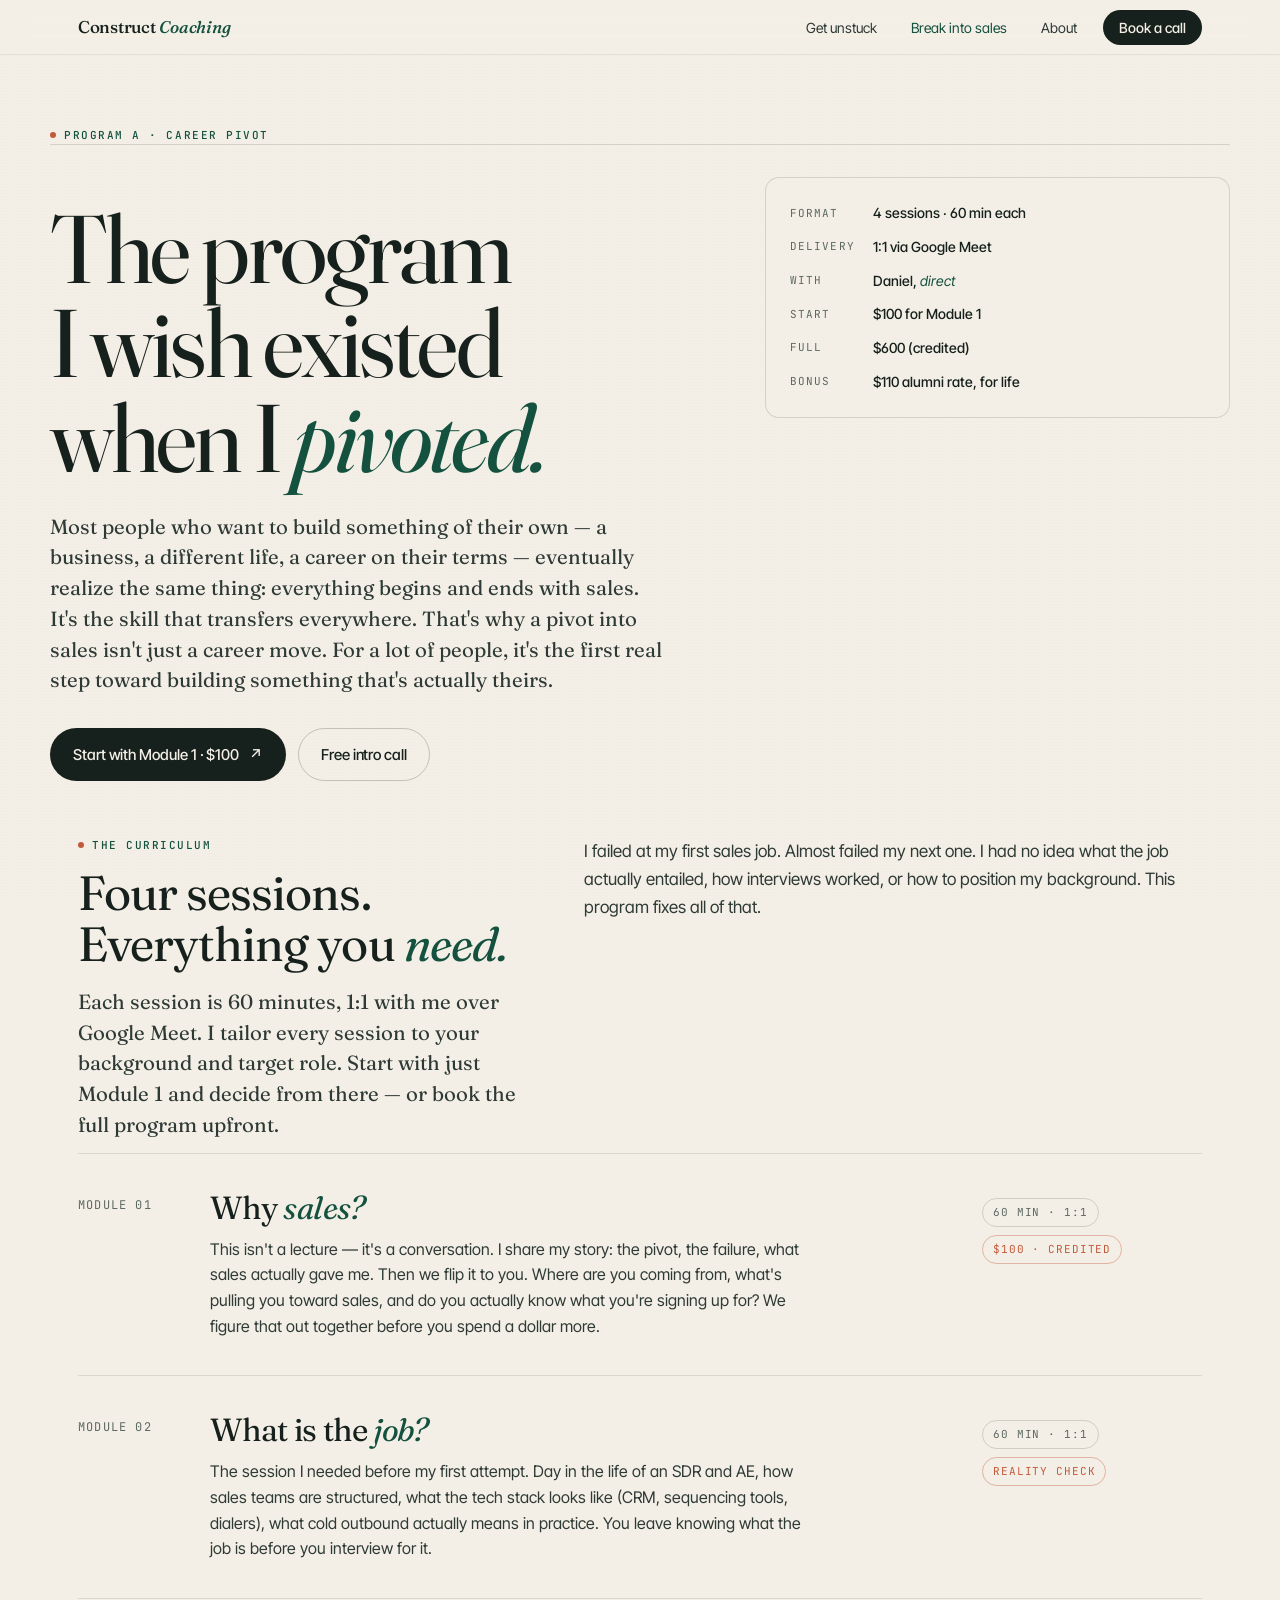
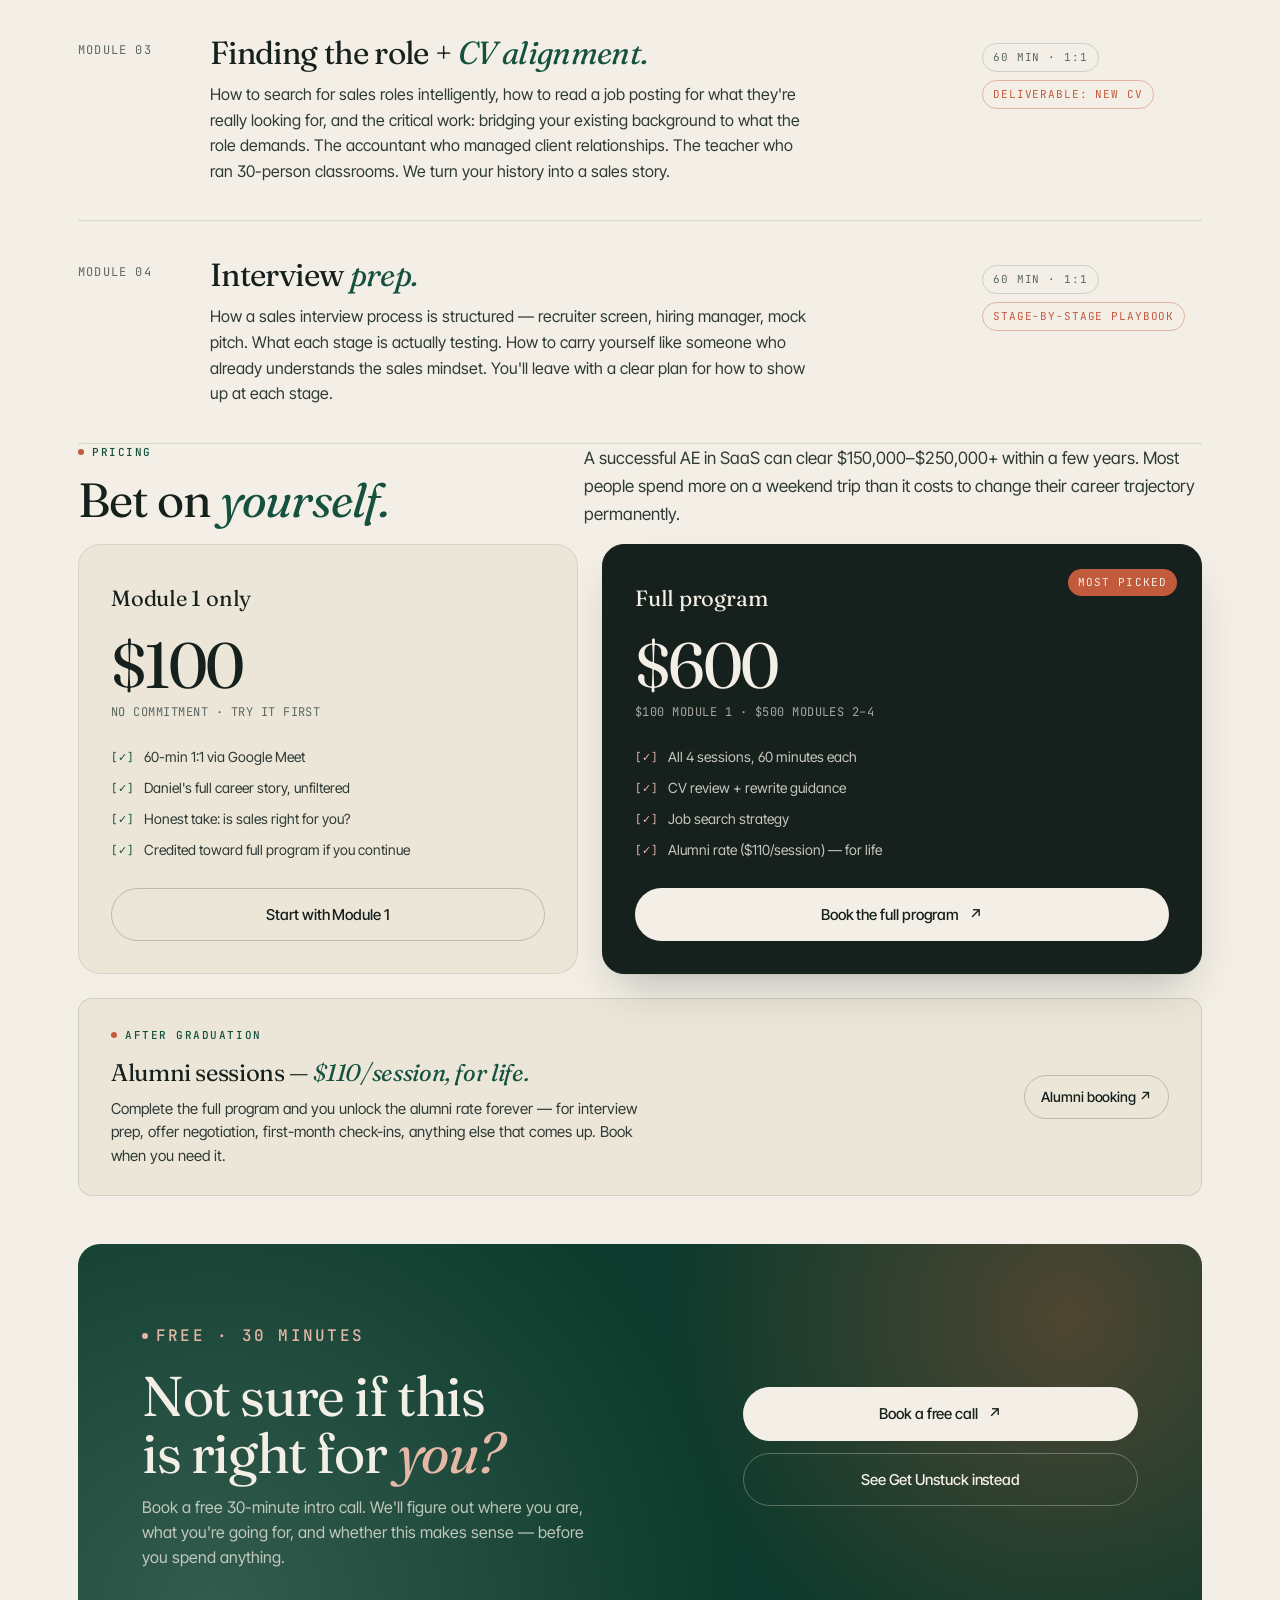
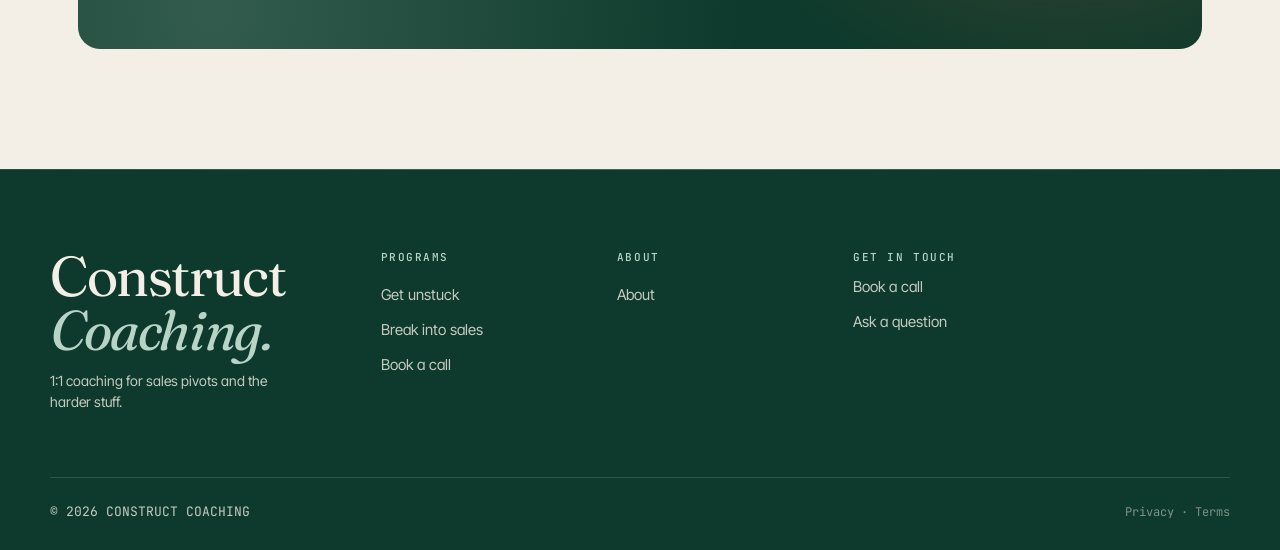
<file: sales.html>
<!DOCTYPE html>
<html lang="en">
<head>
  <meta charset="UTF-8">
  <meta name="viewport" content="width=device-width, initial-scale=1.0">
  <title>Break Into Sales — Construct Coaching</title>
  <link rel="stylesheet" href="styles.css">
</head>
<body>
  <div class="nav-wrap">
    <nav class="nav">
      <a href="index.html" class="brand">
        <span class="brand-mark"></span>
        <span class="brand-name">Construct <em>Coaching</em></span>
      </a>
      <ul class="nav-links">
        <li><a href="unstuck.html">Get unstuck</a></li>
        <li><a href="sales.html" class="active">Break into sales</a></li>
        <li><a href="about.html">About</a></li>
        <li><a href="book.html" class="nav-cta">Book a call</a></li>
      </ul>
    </nav>
  </div>

  <main>
    <section class="page-hero wrap">
      <p class="eyebrow reveal"><span class="dot"></span>Program A · Career pivot</p>
      <div class="page-hero-grid reveal">
        <div>
          <h1>The program<br>I wish existed<br>when I <em>pivoted.</em></h1>
          <p class="lede">Most people who want to build something of their own — a business, a different life, a career on their terms — eventually realize the same thing: everything begins and ends with sales. It's the skill that transfers everywhere. That's why a pivot into sales isn't just a career move. For a lot of people, it's the first real step toward building something that's actually theirs.</p>
          <div class="hero-actions" style="display:flex; gap:12px; flex-wrap:wrap;">
            <a href="book.html" class="btn btn-primary">Start with Module 1 · $100 <span class="arr">↗</span></a>
            <a href="book.html" class="btn btn-ghost">Free intro call</a>
          </div>
        </div>
        <div class="page-hero-meta">
          <dl>
            <dt>Format</dt><dd>4 sessions · 60 min each</dd>
            <dt>Delivery</dt><dd>1:1 via Google Meet</dd>
            <dt>With</dt><dd>Daniel, <em>direct</em></dd>
            <dt>Start</dt><dd>$100 for Module 1</dd>
            <dt>Full</dt><dd>$600 (credited)</dd>
            <dt>Bonus</dt><dd>$110 alumni rate, for life</dd>
          </dl>
        </div>
      </div>
    </section>

    <section class="wrap">
      <div class="two-col reveal">
        <div>
          <p class="eyebrow"><span class="dot"></span>The curriculum</p>
          <h2 class="section-title" style="margin-top:14px;">Four sessions.<br>Everything you <em>need.</em></h2>
          <p class="lede" style="margin-top:18px;">Each session is 60 minutes, 1:1 with me over Google Meet. I tailor every session to your background and target role. Start with just Module 1 and decide from there — or book the full program upfront.</p>
        </div>
        <p class="body">I failed at my first sales job. Almost failed my next one. I had no idea what the job actually entailed, how interviews worked, or how to position my background. This program fixes all of that.</p>
      </div>

      <div class="modules reveal">
        <div class="module">
          <span class="module-tag">Module 01</span>
          <div>
            <h3>Why <em>sales?</em></h3>
            <p>This isn't a lecture — it's a conversation. I share my story: the pivot, the failure, what sales actually gave me. Then we flip it to you. Where are you coming from, what's pulling you toward sales, and do you actually know what you're signing up for? We figure that out together before you spend a dollar more.</p>
          </div>
          <div class="module-side">
            <span class="pill">60 min · 1:1</span>
            <span class="pill deliv">$100 · credited</span>
          </div>
        </div>

        <div class="module">
          <span class="module-tag">Module 02</span>
          <div>
            <h3>What is the <em>job?</em></h3>
            <p>The session I needed before my first attempt. Day in the life of an SDR and AE, how sales teams are structured, what the tech stack looks like (CRM, sequencing tools, dialers), what cold outbound actually means in practice. You leave knowing what the job is before you interview for it.</p>
          </div>
          <div class="module-side">
            <span class="pill">60 min · 1:1</span>
            <span class="pill deliv">Reality check</span>
          </div>
        </div>

        <div class="module">
          <span class="module-tag">Module 03</span>
          <div>
            <h3>Finding the role + <em>CV alignment.</em></h3>
            <p>How to search for sales roles intelligently, how to read a job posting for what they're really looking for, and the critical work: bridging your existing background to what the role demands. The accountant who managed client relationships. The teacher who ran 30-person classrooms. We turn your history into a sales story.</p>
          </div>
          <div class="module-side">
            <span class="pill">60 min · 1:1</span>
            <span class="pill deliv">Deliverable: new CV</span>
          </div>
        </div>

        <div class="module">
          <span class="module-tag">Module 04</span>
          <div>
            <h3>Interview <em>prep.</em></h3>
            <p>How a sales interview process is structured — recruiter screen, hiring manager, mock pitch. What each stage is actually testing. How to carry yourself like someone who already understands the sales mindset. You'll leave with a clear plan for how to show up at each stage.</p>
          </div>
          <div class="module-side">
            <span class="pill">60 min · 1:1</span>
            <span class="pill deliv">Stage-by-stage playbook</span>
          </div>
        </div>
      </div>
    </section>

    <section class="wrap">
      <div class="two-col reveal">
        <div>
          <p class="eyebrow"><span class="dot"></span>Pricing</p>
          <h2 class="section-title" style="margin-top:14px;">Bet on <em>yourself.</em></h2>
        </div>
        <p class="body">A successful AE in SaaS can clear $150,000–$250,000+ within a few years. Most people spend more on a weekend trip than it costs to change their career trajectory permanently.</p>
      </div>

      <div class="pricing reveal">
        <div class="price-card">
          <h3>Module 1 only</h3>
          <div class="price-row"><span class="price-num">$100</span></div>
          <p class="price-foot">NO COMMITMENT · TRY IT FIRST</p>
          <ul class="price-includes">
            <li><span class="check">[✓]</span><span>60-min 1:1 via Google Meet</span></li>
            <li><span class="check">[✓]</span><span>Daniel's full career story, unfiltered</span></li>
            <li><span class="check">[✓]</span><span>Honest take: is sales right for you?</span></li>
            <li><span class="check">[✓]</span><span>Credited toward full program if you continue</span></li>
          </ul>
          <a href="book.html" class="btn btn-ghost">Start with Module 1</a>
        </div>

        <div class="price-card featured">
          <span class="stamp">Most picked</span>
          <h3>Full program</h3>
          <div class="price-row"><span class="price-num">$600</span></div>
          <p class="price-foot">$100 MODULE 1 · $500 MODULES 2–4</p>
          <ul class="price-includes">
            <li><span class="check">[✓]</span><span>All 4 sessions, 60 minutes each</span></li>
            <li><span class="check">[✓]</span><span>CV review + rewrite guidance</span></li>
            <li><span class="check">[✓]</span><span>Job search strategy</span></li>
            <li><span class="check">[✓]</span><span>Alumni rate ($110/session) — for life</span></li>
          </ul>
          <a href="book.html" class="btn btn-light">Book the full program <span class="arr">↗</span></a>
        </div>
      </div>

      <div class="reveal" style="margin-top:24px; padding:28px 32px; border:1px solid color-mix(in srgb, var(--ink) 12%, transparent); border-radius: var(--r); background: var(--paper-2); display: flex; gap:24px; align-items:center; flex-wrap:wrap; justify-content: space-between;">
        <div>
          <p class="eyebrow" style="margin-bottom:10px;"><span class="dot"></span>After graduation</p>
          <h3 style="font-family: var(--serif); font-size: 24px; font-weight:400; letter-spacing:-0.015em;">Alumni sessions — <em style="color: var(--moss); font-style: italic;">$110/session, for life.</em></h3>
          <p style="font-size:15px; color: var(--ink-2); max-width: 540px; margin-top:6px;">Complete the full program and you unlock the alumni rate forever — for interview prep, offer negotiation, first-month check-ins, anything else that comes up. Book when you need it.</p>
        </div>
        <a href="book.html" class="btn btn-ghost btn-sm">Alumni booking ↗</a>
      </div>
    </section>

    <section class="wrap" style="padding-top: 0;">
      <div class="cta-card reveal">
        <div class="cta-card-grid">
          <div>
            <p class="eyebrow" style="color: var(--terra-soft); margin-bottom: 18px;"><span class="dot" style="background: var(--terra-soft);"></span>Free · 30 minutes</p>
            <h2>Not sure if this<br>is right for <em>you?</em></h2>
            <p>Book a free 30-minute intro call. We'll figure out where you are, what you're going for, and whether this makes sense — before you spend anything.</p>
          </div>
          <div class="stack">
            <a href="book.html" class="btn btn-light">Book a free call <span class="arr">↗</span></a>
            <a href="unstuck.html" class="btn btn-ghost" style="color: var(--paper); border-color: color-mix(in srgb, var(--paper) 30%, transparent);">See Get Unstuck instead</a>
          </div>
        </div>
      </div>
    </section>
  </main>

  <footer class="foot">
    <div class="foot-inner">
      <div>
        <div class="foot-mark">Construct<br><em>Coaching.</em></div>
        <p class="foot-tag">1:1 coaching for sales pivots and the harder stuff.</p>
      </div>
      <div class="foot-col"><h5>Programs</h5><ul><li><a href="unstuck.html">Get unstuck</a></li><li><a href="sales.html">Break into sales</a></li><li><a href="book.html">Book a call</a></li></ul></div>
      <div class="foot-col"><h5>About</h5><ul><li><a href="about.html">About</a></li></ul></div>
      <div class="foot-col foot-form-col">
        <h5>Get in Touch</h5>
        <ul>
          <li><a href="book.html#book">Book a call</a></li>
          <li><a href="book.html#ask">Ask a question</a></li>
        </ul>
      </div>
    </div>
    <div class="foot-bottom">
      <span>© 2026 CONSTRUCT COACHING</span>
      <span style="font-size:12px; opacity:0.6;"><a href="privacy.html" style="color:inherit;">Privacy</a> · <a href="terms.html" style="color:inherit;">Terms</a></span>
    </div>
  </footer>

  <script>
    const io = new IntersectionObserver((entries) => { entries.forEach(e => { if (e.isIntersecting) { e.target.classList.add('in'); io.unobserve(e.target); } }); }, { threshold: 0.08, rootMargin: '0px 0px -40px 0px' });
    document.querySelectorAll('.reveal').forEach(el => io.observe(el));
  </script>
</body>
</html>
</file>
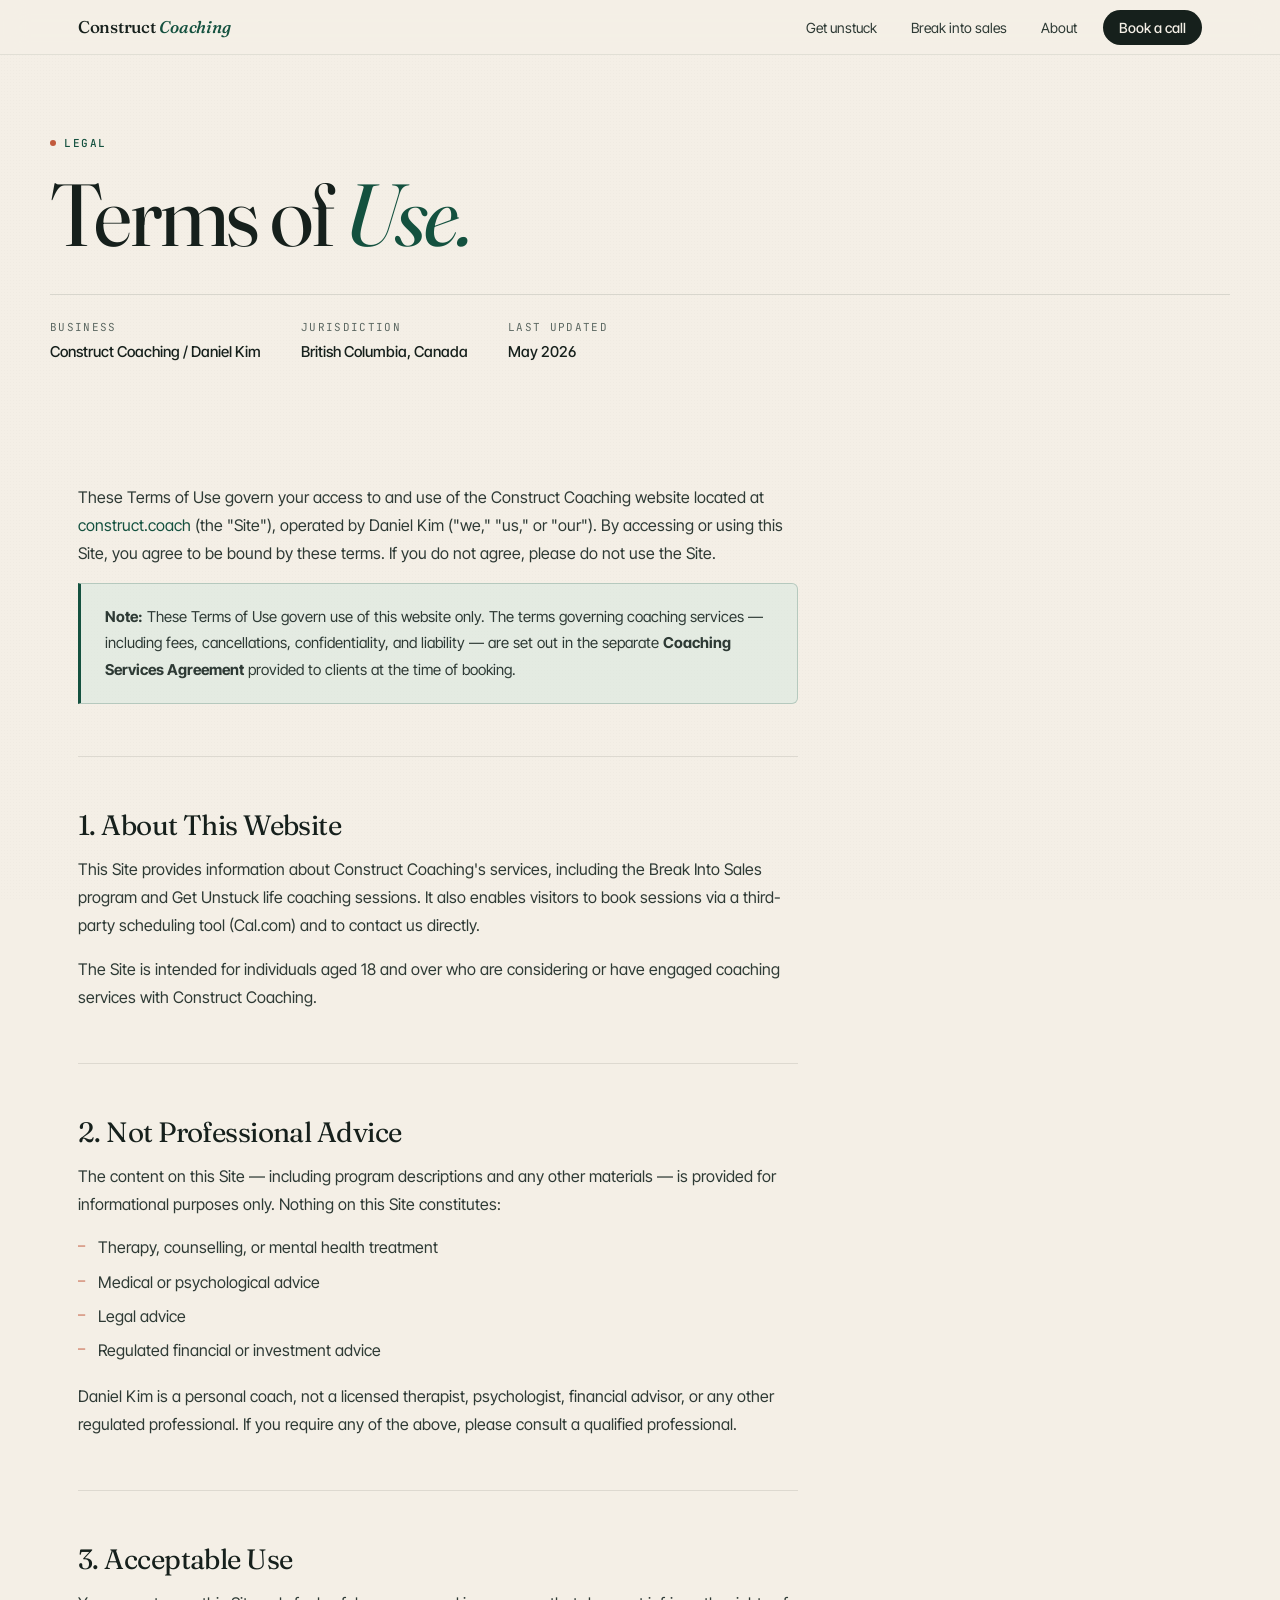
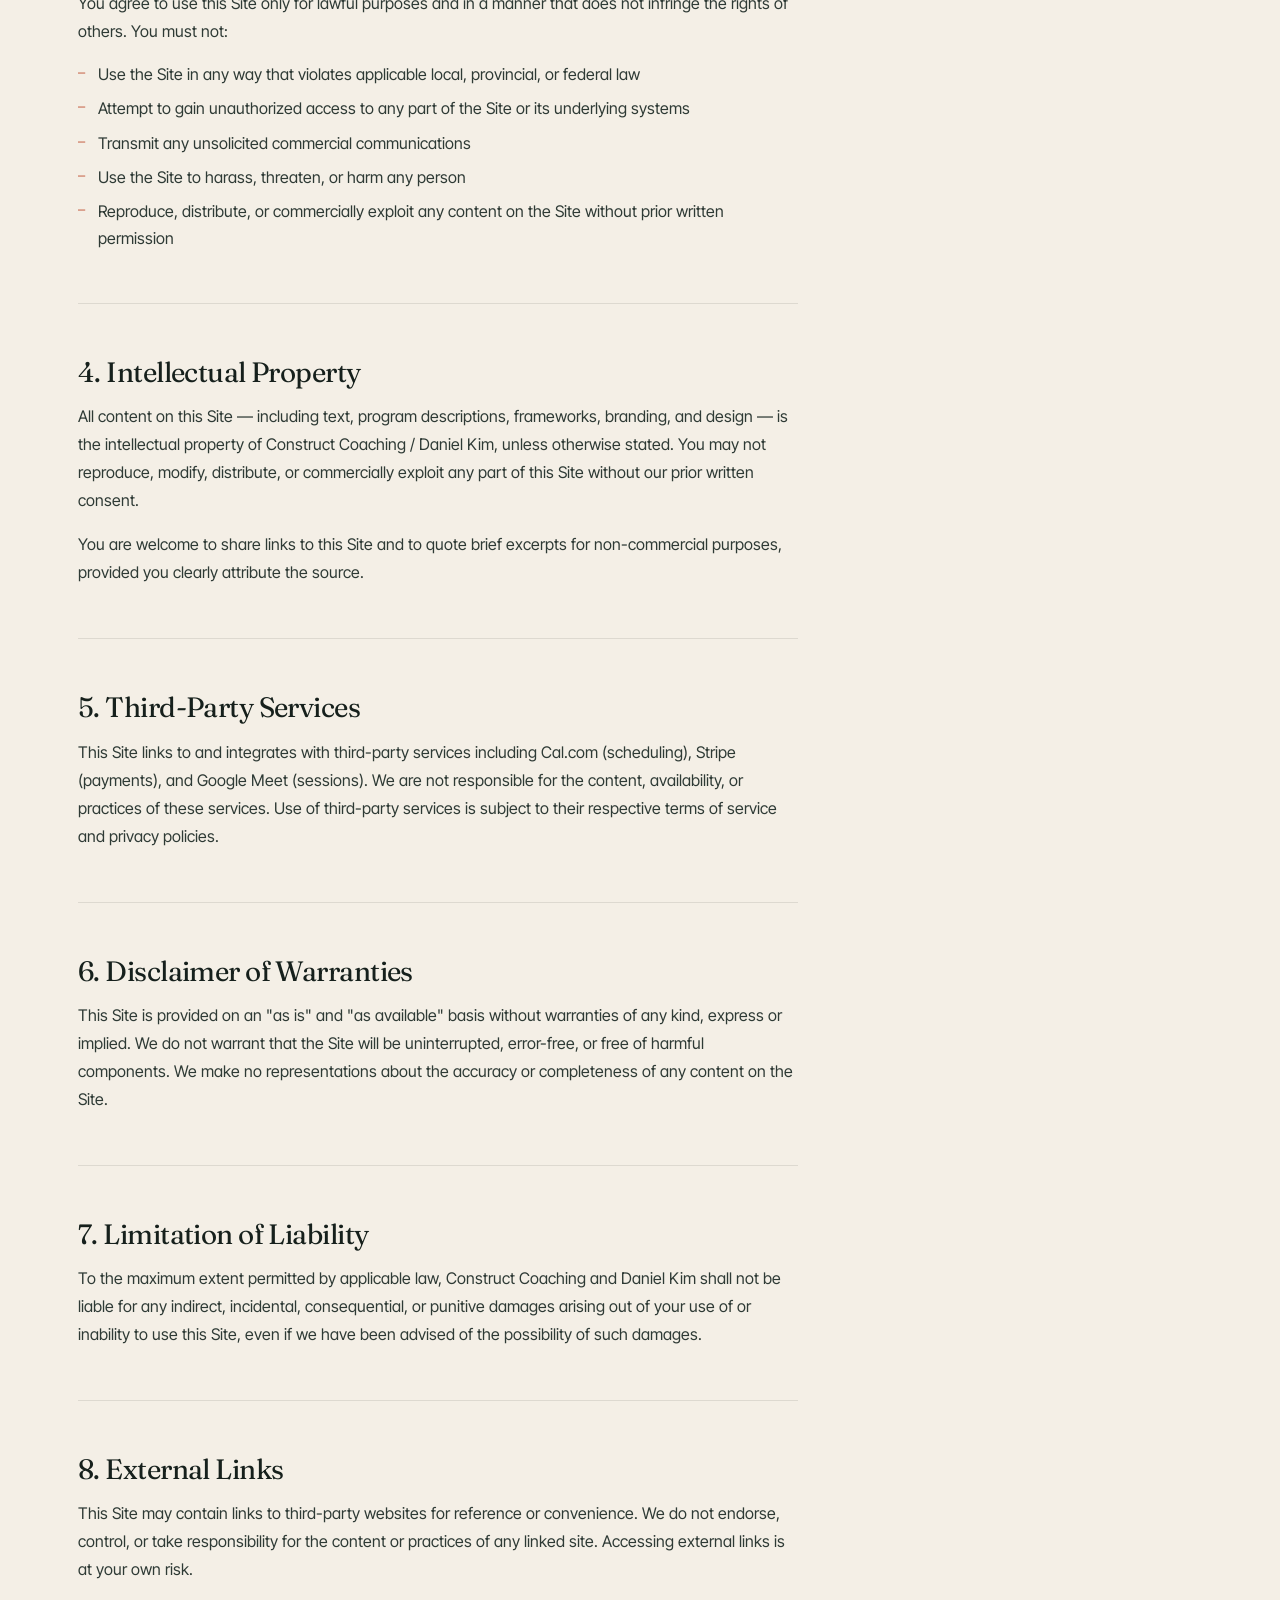
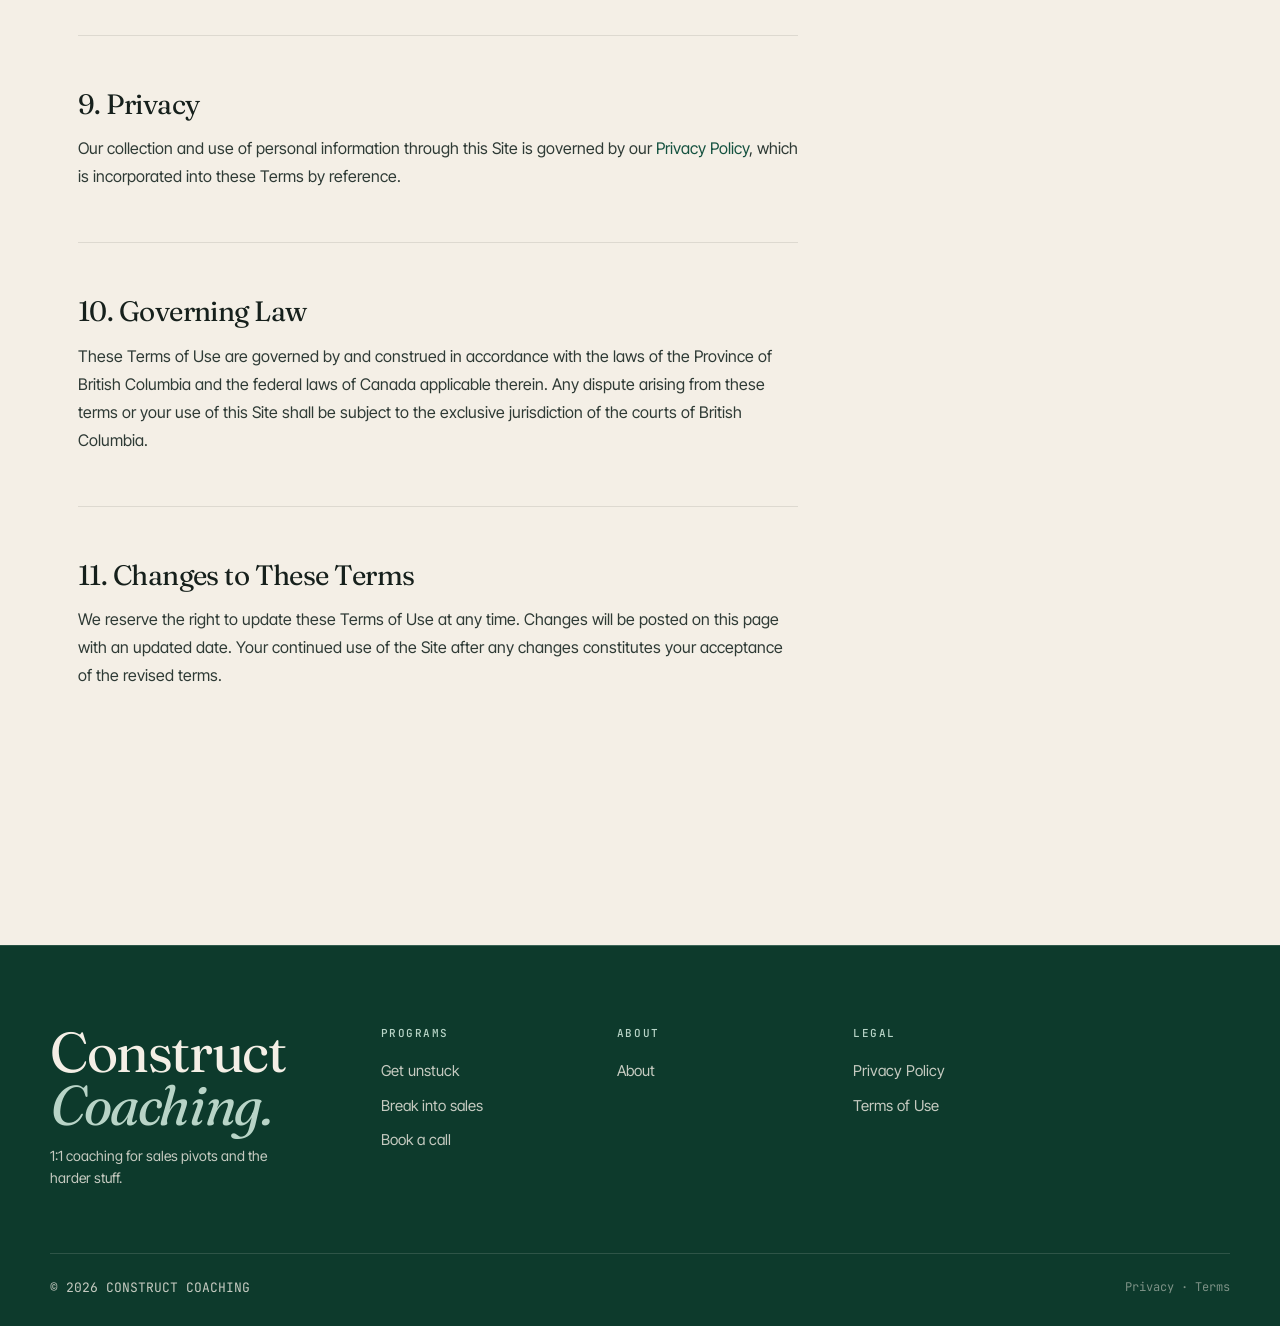
<file: terms.html>
<!DOCTYPE html>
<html lang="en">
<head>
  <meta charset="UTF-8">
  <meta name="viewport" content="width=device-width, initial-scale=1.0">
  <title>Terms of Use — Construct Coaching</title>
  <link rel="stylesheet" href="styles.css">
  <style>
    .legal-hero { padding: 80px 0 56px; }
    .legal-hero h1 {
      font-family: var(--serif);
      font-size: clamp(48px, 7vw, 88px);
      font-weight: 400;
      line-height: 0.97;
      letter-spacing: -0.03em;
      color: var(--ink);
      margin-top: 20px;
      max-width: 14ch;
    }
    .legal-hero h1 em { font-style: italic; color: var(--moss); }

    .legal-meta {
      margin-top: 36px;
      padding-top: 24px;
      border-top: 1px solid color-mix(in srgb, var(--ink) 12%, transparent);
      display: flex;
      gap: 40px;
      flex-wrap: wrap;
    }
    .legal-meta-item dt {
      font-family: var(--mono);
      font-size: 11px;
      letter-spacing: 0.12em;
      text-transform: uppercase;
      color: var(--ink-soft);
      margin-bottom: 4px;
    }
    .legal-meta-item dd {
      font-size: 15px;
      color: var(--ink);
      font-weight: 500;
    }

    .legal-body {
      max-width: 720px;
      margin-top: 64px;
    }
    .legal-body h2 {
      font-family: var(--serif);
      font-size: clamp(22px, 2.5vw, 28px);
      font-weight: 400;
      letter-spacing: -0.02em;
      line-height: 1.15;
      color: var(--ink);
      margin: 52px 0 14px;
      padding-top: 52px;
      border-top: 1px solid color-mix(in srgb, var(--ink) 10%, transparent);
    }
    .legal-body h2:first-child { margin-top: 0; padding-top: 0; border-top: none; }
    .legal-body p {
      font-size: 16px;
      line-height: 1.75;
      color: var(--ink-2);
      margin-bottom: 16px;
    }
    .legal-body a { color: var(--moss); }
    .legal-body a:hover { color: var(--moss-deep); }
    .legal-body ul {
      list-style: none;
      margin: 0 0 18px;
      display: flex;
      flex-direction: column;
      gap: 8px;
    }
    .legal-body ul li {
      font-size: 16px;
      line-height: 1.65;
      color: var(--ink-2);
      padding-left: 20px;
      position: relative;
    }
    .legal-body ul li::before {
      content: "—";
      position: absolute;
      left: 0;
      color: var(--terra);
      font-family: var(--mono);
      font-size: 12px;
      top: 3px;
    }

    .notice-box {
      padding: 20px 24px;
      background: color-mix(in srgb, var(--moss-pale) 60%, transparent);
      border: 1px solid color-mix(in srgb, var(--moss) 22%, transparent);
      border-left: 3px solid var(--moss);
      border-radius: 0 var(--r-sm) var(--r-sm) 0;
      margin: 0 0 24px;
    }
    .notice-box p { margin-bottom: 0; font-size: 15px; }
  </style>
</head>
<body>
  <div class="nav-wrap">
    <nav class="nav">
      <a href="index.html" class="brand">
        <span class="brand-name">Construct <em>Coaching</em></span>
      </a>
      <ul class="nav-links">
        <li><a href="unstuck.html">Get unstuck</a></li>
        <li><a href="sales.html">Break into sales</a></li>
        <li><a href="about.html">About</a></li>
        <li><a href="book.html" class="nav-cta">Book a call</a></li>
      </ul>
    </nav>
  </div>

  <main>
    <section class="legal-hero wrap">
      <p class="eyebrow reveal"><span class="dot"></span>Legal</p>
      <h1 class="reveal">Terms of <em>Use.</em></h1>
      <dl class="legal-meta reveal">
        <div class="legal-meta-item">
          <dt>Business</dt>
          <dd>Construct Coaching / Daniel Kim</dd>
        </div>
        <div class="legal-meta-item">
          <dt>Jurisdiction</dt>
          <dd>British Columbia, Canada</dd>
        </div>
        <div class="legal-meta-item">
          <dt>Last updated</dt>
          <dd>May 2026</dd>
        </div>
      </dl>
    </section>

    <section class="wrap" style="padding-bottom: 120px;">
      <div class="legal-body reveal">

        <p>These Terms of Use govern your access to and use of the Construct Coaching website located at <a href="https://construct.coach">construct.coach</a> (the "Site"), operated by Daniel Kim ("we," "us," or "our"). By accessing or using this Site, you agree to be bound by these terms. If you do not agree, please do not use the Site.</p>

        <div class="notice-box">
          <p><strong>Note:</strong> These Terms of Use govern use of this website only. The terms governing coaching services — including fees, cancellations, confidentiality, and liability — are set out in the separate <strong>Coaching Services Agreement</strong> provided to clients at the time of booking.</p>
        </div>

        <h2>1. About This Website</h2>
        <p>This Site provides information about Construct Coaching's services, including the Break Into Sales program and Get Unstuck life coaching sessions. It also enables visitors to book sessions via a third-party scheduling tool (Cal.com) and to contact us directly.</p>
        <p>The Site is intended for individuals aged 18 and over who are considering or have engaged coaching services with Construct Coaching.</p>

        <h2>2. Not Professional Advice</h2>
        <p>The content on this Site — including program descriptions and any other materials — is provided for informational purposes only. Nothing on this Site constitutes:</p>
        <ul>
          <li>Therapy, counselling, or mental health treatment</li>
          <li>Medical or psychological advice</li>
          <li>Legal advice</li>
          <li>Regulated financial or investment advice</li>
        </ul>
        <p>Daniel Kim is a personal coach, not a licensed therapist, psychologist, financial advisor, or any other regulated professional. If you require any of the above, please consult a qualified professional.</p>

        <h2>3. Acceptable Use</h2>
        <p>You agree to use this Site only for lawful purposes and in a manner that does not infringe the rights of others. You must not:</p>
        <ul>
          <li>Use the Site in any way that violates applicable local, provincial, or federal law</li>
          <li>Attempt to gain unauthorized access to any part of the Site or its underlying systems</li>
          <li>Transmit any unsolicited commercial communications</li>
          <li>Use the Site to harass, threaten, or harm any person</li>
          <li>Reproduce, distribute, or commercially exploit any content on the Site without prior written permission</li>
        </ul>

        <h2>4. Intellectual Property</h2>
        <p>All content on this Site — including text, program descriptions, frameworks, branding, and design — is the intellectual property of Construct Coaching / Daniel Kim, unless otherwise stated. You may not reproduce, modify, distribute, or commercially exploit any part of this Site without our prior written consent.</p>
        <p>You are welcome to share links to this Site and to quote brief excerpts for non-commercial purposes, provided you clearly attribute the source.</p>

        <h2>5. Third-Party Services</h2>
        <p>This Site links to and integrates with third-party services including Cal.com (scheduling), Stripe (payments), and Google Meet (sessions). We are not responsible for the content, availability, or practices of these services. Use of third-party services is subject to their respective terms of service and privacy policies.</p>

        <h2>6. Disclaimer of Warranties</h2>
        <p>This Site is provided on an "as is" and "as available" basis without warranties of any kind, express or implied. We do not warrant that the Site will be uninterrupted, error-free, or free of harmful components. We make no representations about the accuracy or completeness of any content on the Site.</p>

        <h2>7. Limitation of Liability</h2>
        <p>To the maximum extent permitted by applicable law, Construct Coaching and Daniel Kim shall not be liable for any indirect, incidental, consequential, or punitive damages arising out of your use of or inability to use this Site, even if we have been advised of the possibility of such damages.</p>

        <h2>8. External Links</h2>
        <p>This Site may contain links to third-party websites for reference or convenience. We do not endorse, control, or take responsibility for the content or practices of any linked site. Accessing external links is at your own risk.</p>

        <h2>9. Privacy</h2>
        <p>Our collection and use of personal information through this Site is governed by our <a href="privacy.html">Privacy Policy</a>, which is incorporated into these Terms by reference.</p>

        <h2>10. Governing Law</h2>
        <p>These Terms of Use are governed by and construed in accordance with the laws of the Province of British Columbia and the federal laws of Canada applicable therein. Any dispute arising from these terms or your use of this Site shall be subject to the exclusive jurisdiction of the courts of British Columbia.</p>

        <h2>11. Changes to These Terms</h2>
        <p>We reserve the right to update these Terms of Use at any time. Changes will be posted on this page with an updated date. Your continued use of the Site after any changes constitutes your acceptance of the revised terms.</p>

      </div>
    </section>
  </main>

  <footer class="foot">
    <div class="foot-inner">
      <div>
        <div class="foot-mark">Construct<br><em>Coaching.</em></div>
        <p class="foot-tag">1:1 coaching for sales pivots and the harder stuff.</p>
      </div>
      <div class="foot-col">
        <h5>Programs</h5>
        <ul>
          <li><a href="unstuck.html">Get unstuck</a></li>
          <li><a href="sales.html">Break into sales</a></li>
          <li><a href="book.html">Book a call</a></li>
        </ul>
      </div>
      <div class="foot-col">
        <h5>About</h5>
        <ul>
          <li><a href="about.html">About</a></li>
        </ul>
      </div>
      <div class="foot-col">
        <h5>Legal</h5>
        <ul>
          <li><a href="privacy.html">Privacy Policy</a></li>
          <li><a href="terms.html">Terms of Use</a></li>
        </ul>
      </div>
    </div>
    <div class="foot-bottom">
      <span>© 2026 CONSTRUCT COACHING</span>
      <span style="font-size:12px; opacity:0.6;"><a href="privacy.html" style="color:inherit;">Privacy</a> · <a href="terms.html" style="color:inherit;">Terms</a></span>
    </div>
  </footer>

  <script>
    const io = new IntersectionObserver((entries) => {
      entries.forEach(e => { if (e.isIntersecting) { e.target.classList.add('in'); io.unobserve(e.target); } });
    }, { threshold: 0.08, rootMargin: '0px 0px -40px 0px' });
    document.querySelectorAll('.reveal').forEach(el => io.observe(el));
  </script>
</body>
</html>
</file>
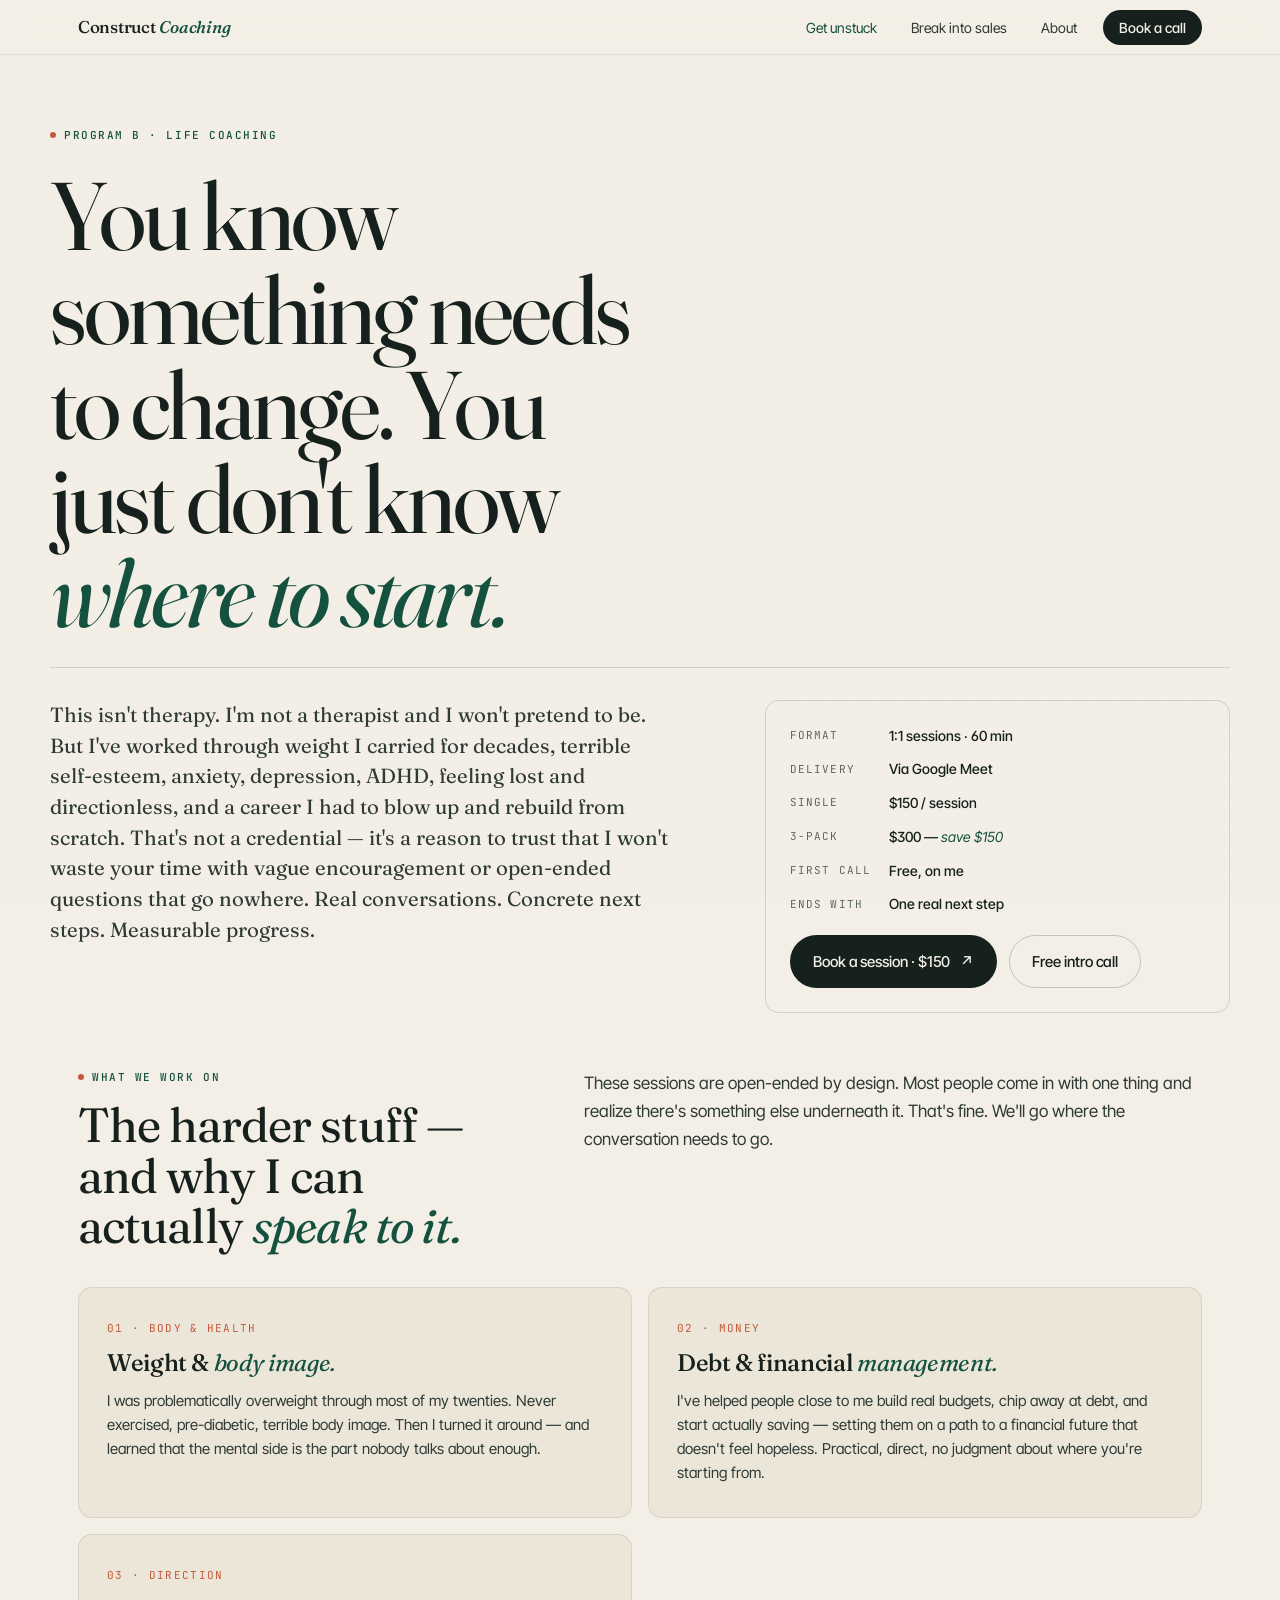
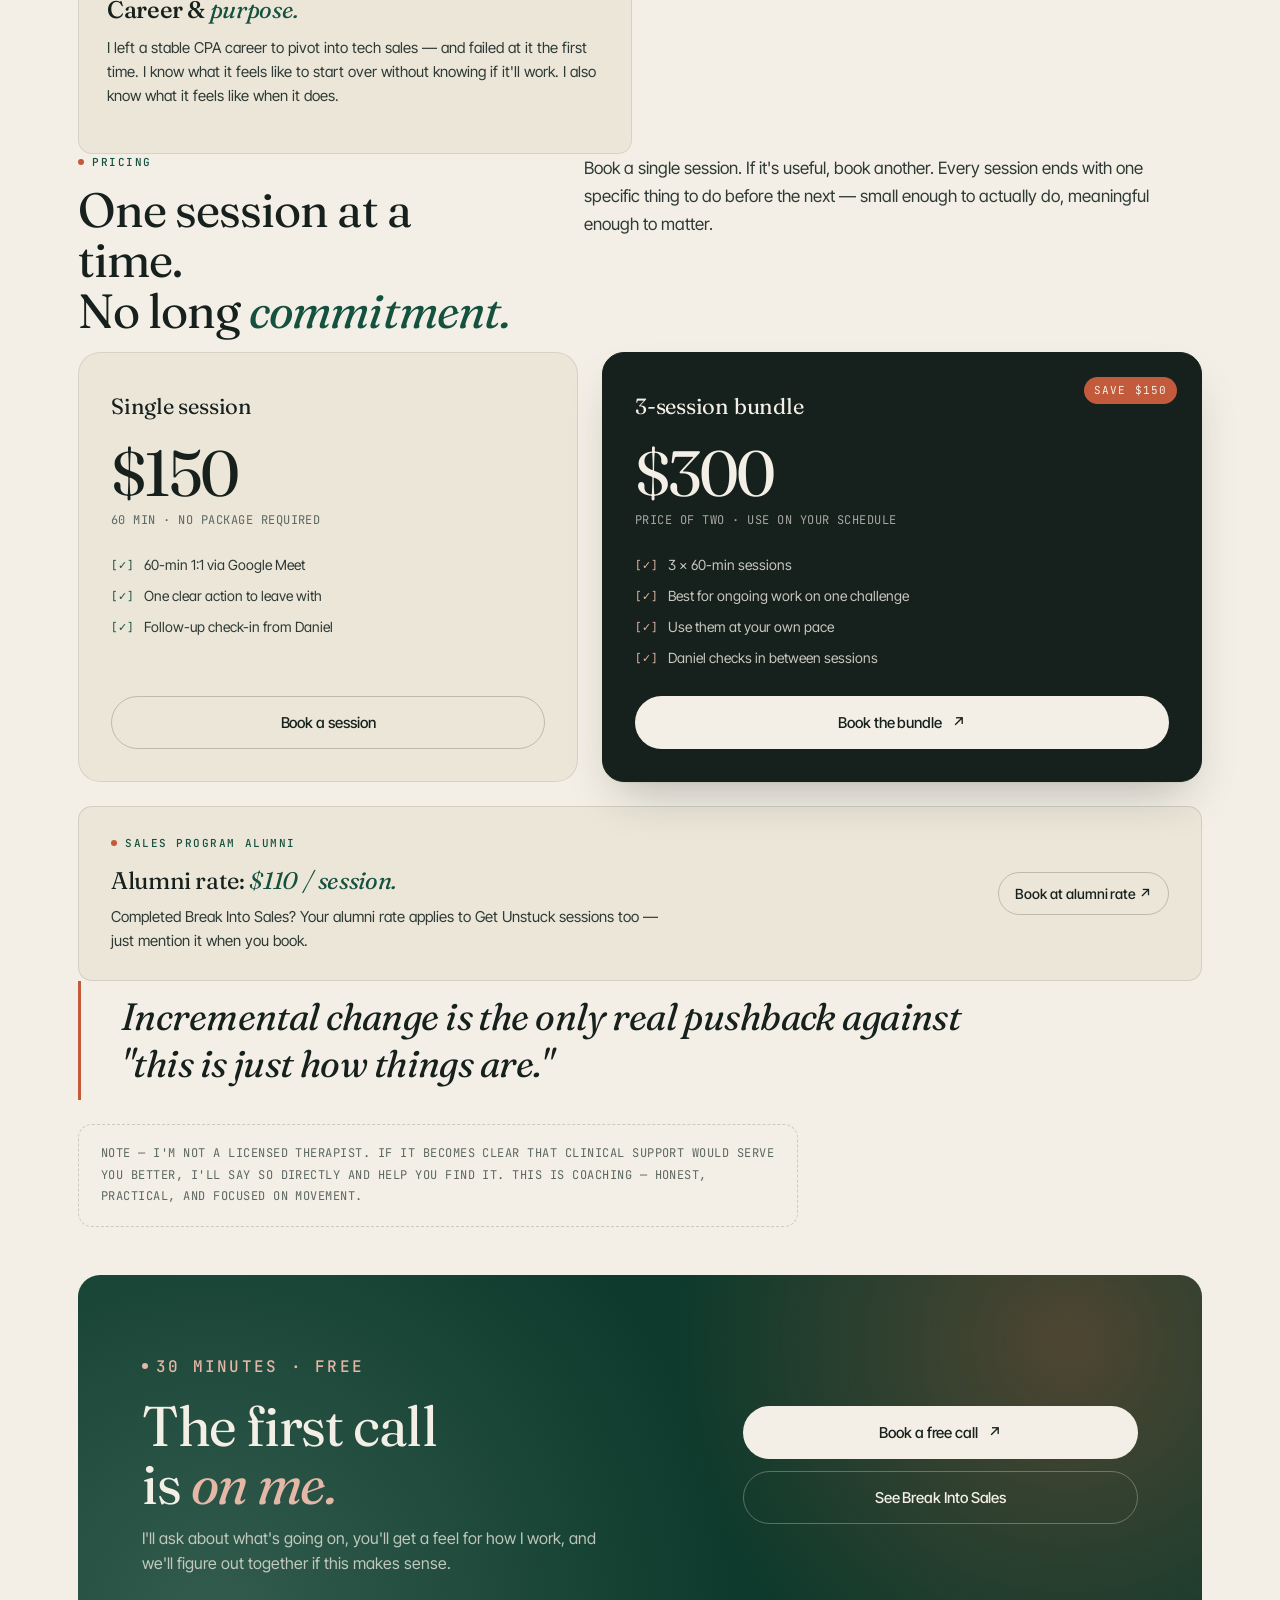
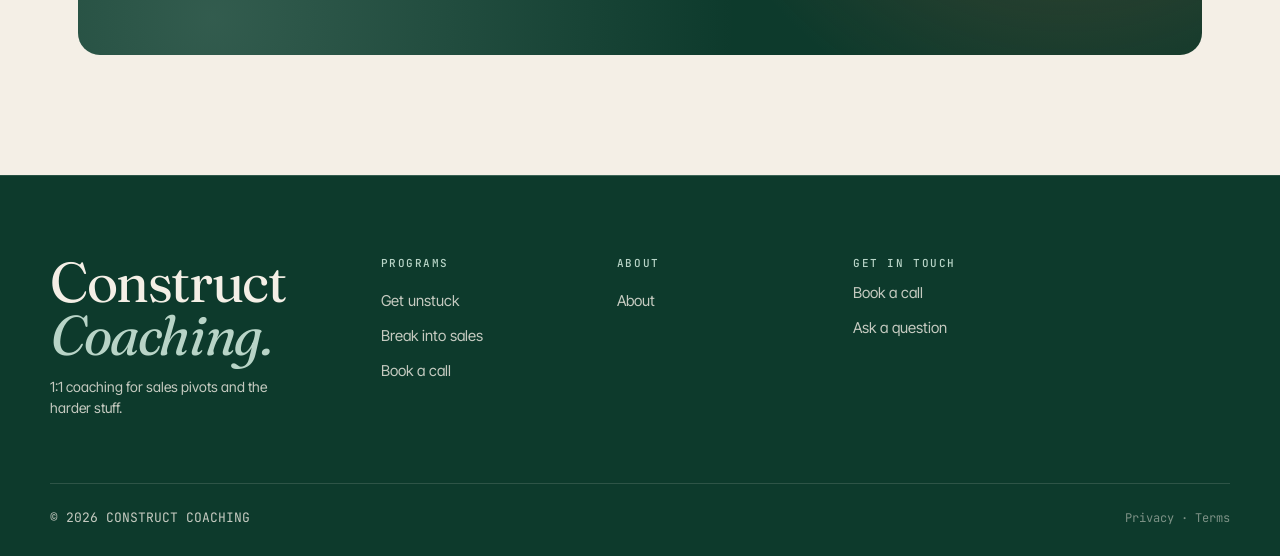
<file: unstuck.html>
<!DOCTYPE html>
<html lang="en">
<head>
  <meta charset="UTF-8">
  <meta name="viewport" content="width=device-width, initial-scale=1.0">
  <title>Get Unstuck — Construct Coaching</title>
  <link rel="stylesheet" href="styles.css">
</head>
<body>
  <div class="nav-wrap">
    <nav class="nav">
      <a href="index.html" class="brand">
        <span class="brand-name">Construct <em>Coaching</em></span>
      </a>
      <ul class="nav-links">
        <li><a href="unstuck.html" class="active">Get unstuck</a></li>
        <li><a href="sales.html">Break into sales</a></li>
        <li><a href="about.html">About</a></li>
        <li><a href="book.html" class="nav-cta">Book a call</a></li>
      </ul>
    </nav>
  </div>

  <main>
    <section class="page-hero wrap">
      <p class="eyebrow reveal"><span class="dot"></span>Program B · Life coaching</p>
      <h1 class="hero-headline reveal" style="margin-top: 24px;">You know something needs to change. You just don't know <em>where to start.</em></h1>
      <div class="page-hero-grid reveal">
        <p class="lede">This isn't therapy. I'm not a therapist and I won't pretend to be. But I've worked through weight I carried for decades, terrible self-esteem, anxiety, depression, ADHD, feeling lost and directionless, and a career I had to blow up and rebuild from scratch. That's not a credential — it's a reason to trust that I won't waste your time with vague encouragement or open-ended questions that go nowhere. Real conversations. Concrete next steps. Measurable progress.</p>
        <div class="page-hero-meta">
          <dl>
            <dt>Format</dt><dd>1:1 sessions · 60 min</dd>
            <dt>Delivery</dt><dd>Via Google Meet</dd>
            <dt>Single</dt><dd>$150 / session</dd>
            <dt>3-pack</dt><dd>$300 — <em>save $150</em></dd>
            <dt>First call</dt><dd>Free, on me</dd>
            <dt>Ends with</dt><dd>One real next step</dd>
          </dl>
          <div class="hero-actions" style="display:flex; gap:12px; flex-wrap:wrap; margin-top: 20px;">
            <a href="book.html" class="btn btn-primary">Book a session · $150 <span class="arr">↗</span></a>
            <a href="book.html" class="btn btn-ghost">Free intro call</a>
          </div>
        </div>
      </div>
    </section>

    <section class="wrap">
      <div class="two-col reveal">
        <div>
          <p class="eyebrow"><span class="dot"></span>What we work on</p>
          <h2 class="section-title" style="margin-top:14px;">The harder stuff —<br>and why I can actually <em>speak to it.</em></h2>
        </div>
        <p class="body">These sessions are open-ended by design. Most people come in with one thing and realize there's something else underneath it. That's fine. We'll go where the conversation needs to go.</p>
      </div>

      <div class="topics reveal">
        <div class="topic">
          <span class="topic-num">01 · Body &amp; health</span>
          <h3>Weight &amp; <em>body image.</em></h3>
          <p>I was problematically overweight through most of my twenties. Never exercised, pre-diabetic, terrible body image. Then I turned it around — and learned that the mental side is the part nobody talks about enough.</p>
        </div>
        <div class="topic">
          <span class="topic-num">02 · Money</span>
          <h3>Debt &amp; financial <em>management.</em></h3>
          <p>I've helped people close to me build real budgets, chip away at debt, and start actually saving — setting them on a path to a financial future that doesn't feel hopeless. Practical, direct, no judgment about where you're starting from.</p>
        </div>
        <div class="topic">
          <span class="topic-num">03 · Direction</span>
          <h3>Career &amp; <em>purpose.</em></h3>
          <p>I left a stable CPA career to pivot into tech sales — and failed at it the first time. I know what it feels like to start over without knowing if it'll work. I also know what it feels like when it does.</p>
        </div>
      </div>
    </section>

    <section class="wrap">
      <div class="two-col reveal">
        <div>
          <p class="eyebrow"><span class="dot"></span>Pricing</p>
          <h2 class="section-title" style="margin-top:14px;">One session at a time.<br>No long <em>commitment.</em></h2>
        </div>
        <p class="body">Book a single session. If it's useful, book another. Every session ends with one specific thing to do before the next — small enough to actually do, meaningful enough to matter.</p>
      </div>

      <div class="pricing reveal">
        <div class="price-card">
          <h3>Single session</h3>
          <div class="price-row"><span class="price-num">$150</span></div>
          <p class="price-foot">60 MIN · NO PACKAGE REQUIRED</p>
          <ul class="price-includes">
            <li><span class="check">[✓]</span><span>60-min 1:1 via Google Meet</span></li>
            <li><span class="check">[✓]</span><span>One clear action to leave with</span></li>
            <li><span class="check">[✓]</span><span>Follow-up check-in from Daniel</span></li>
          </ul>
          <a href="book.html" class="btn btn-ghost">Book a session</a>
        </div>

        <div class="price-card featured">
          <span class="stamp">Save $150</span>
          <h3>3-session bundle</h3>
          <div class="price-row"><span class="price-num">$300</span></div>
          <p class="price-foot">PRICE OF TWO · USE ON YOUR SCHEDULE</p>
          <ul class="price-includes">
            <li><span class="check">[✓]</span><span>3 × 60-min sessions</span></li>
            <li><span class="check">[✓]</span><span>Best for ongoing work on one challenge</span></li>
            <li><span class="check">[✓]</span><span>Use them at your own pace</span></li>
            <li><span class="check">[✓]</span><span>Daniel checks in between sessions</span></li>
          </ul>
          <a href="book.html" class="btn btn-light">Book the bundle <span class="arr">↗</span></a>
        </div>
      </div>

      <div class="reveal" style="margin-top:24px; padding:28px 32px; border:1px solid color-mix(in srgb, var(--ink) 12%, transparent); border-radius: var(--r); background: var(--paper-2); display: flex; gap:24px; align-items:center; flex-wrap:wrap; justify-content: space-between;">
        <div>
          <p class="eyebrow" style="margin-bottom:10px;"><span class="dot"></span>Sales program alumni</p>
          <h3 style="font-family: var(--serif); font-size: 24px; font-weight:400; letter-spacing:-0.015em;">Alumni rate: <em style="color: var(--moss); font-style: italic;">$110 / session.</em></h3>
          <p style="font-size:15px; color: var(--ink-2); max-width: 560px; margin-top:6px;">Completed Break Into Sales? Your alumni rate applies to Get Unstuck sessions too — just mention it when you book.</p>
        </div>
        <a href="book.html" class="btn btn-ghost btn-sm">Book at alumni rate ↗</a>
      </div>
    </section>

    <section class="wrap">
      <div class="pull reveal">
        Incremental change is the only real pushback against "this is just how things are."
      </div>
      <p class="reveal" style="margin-top:24px; max-width: 720px; font-family: var(--mono); font-size: 12px; letter-spacing: 0.04em; line-height: 1.8; color: var(--ink-soft); padding: 18px 22px; border: 1px dashed color-mix(in srgb, var(--ink) 18%, transparent); border-radius: var(--r);">
        NOTE — I'M NOT A LICENSED THERAPIST. IF IT BECOMES CLEAR THAT CLINICAL SUPPORT WOULD SERVE YOU BETTER, I'LL SAY SO DIRECTLY AND HELP YOU FIND IT. THIS IS COACHING — HONEST, PRACTICAL, AND FOCUSED ON MOVEMENT.
      </p>
    </section>

    <section class="wrap" style="padding-top: 0;">
      <div class="cta-card reveal">
        <div class="cta-card-grid">
          <div>
            <p class="eyebrow" style="color: var(--terra-soft); margin-bottom: 18px;"><span class="dot" style="background: var(--terra-soft);"></span>30 minutes · Free</p>
            <h2>The first call<br>is <em>on me.</em></h2>
            <p>I'll ask about what's going on, you'll get a feel for how I work, and we'll figure out together if this makes sense.</p>
          </div>
          <div class="stack">
            <a href="book.html" class="btn btn-light">Book a free call <span class="arr">↗</span></a>
            <a href="sales.html" class="btn btn-ghost" style="color: var(--paper); border-color: color-mix(in srgb, var(--paper) 30%, transparent);">See Break Into Sales</a>
          </div>
        </div>
      </div>
    </section>
  </main>

  <footer class="foot">
    <div class="foot-inner">
      <div>
        <div class="foot-mark">Construct<br><em>Coaching.</em></div>
        <p class="foot-tag">1:1 coaching for sales pivots and the harder stuff.</p>
      </div>
      <div class="foot-col"><h5>Programs</h5><ul><li><a href="unstuck.html">Get unstuck</a></li><li><a href="sales.html">Break into sales</a></li><li><a href="book.html">Book a call</a></li></ul></div>
      <div class="foot-col"><h5>About</h5><ul><li><a href="about.html">About</a></li></ul></div>
      <div class="foot-col foot-form-col">
        <h5>Get in Touch</h5>
        <ul>
          <li><a href="book.html#book">Book a call</a></li>
          <li><a href="book.html#ask">Ask a question</a></li>
        </ul>
      </div>
    </div>
    <div class="foot-bottom">
      <span>© 2026 CONSTRUCT COACHING</span>
      <span style="font-size:12px; opacity:0.6;"><a href="privacy.html" style="color:inherit;">Privacy</a> · <a href="terms.html" style="color:inherit;">Terms</a></span>
    </div>
  </footer>

  <script>
    const io = new IntersectionObserver((entries) => { entries.forEach(e => { if (e.isIntersecting) { e.target.classList.add('in'); io.unobserve(e.target); } }); }, { threshold: 0.08, rootMargin: '0px 0px -40px 0px' });
    document.querySelectorAll('.reveal').forEach(el => io.observe(el));
  </script>
</body>
</html>
</file>
<file: styles.css>
/* Construct Coaching — shared styles */
@import url('https://fonts.googleapis.com/css2?family=Fraunces:ital,opsz,wght@0,9..144,300;0,9..144,400;0,9..144,500;0,9..144,600;1,9..144,400;1,9..144,500&family=Inter+Tight:wght@300;400;500;600;700&family=JetBrains+Mono:wght@400;500&display=swap');

*, *::before, *::after { box-sizing: border-box; margin: 0; padding: 0; }

:root {
  /* Warm paper palette */
  --paper: #F4EFE6;
  --paper-2: #ECE6D9;
  --paper-3: #E2DAC7;
  --ink: #16201C;
  --ink-2: #2E3A35;
  --ink-soft: #5C6862;
  --ink-light: #8A958F;

  /* Greens */
  --moss: #14513F;
  --moss-deep: #0D3A2C;
  --moss-mid: #1F6A52;
  --moss-light: #B8D4C7;
  --moss-pale: #D9E8E0;

  /* Accent */
  --terra: #C25A3C;       /* burnt umber */
  --terra-soft: #E5B7A6;

  --serif: 'Fraunces', 'Lora', Georgia, serif;
  --sans: 'Inter Tight', system-ui, -apple-system, sans-serif;
  --mono: 'JetBrains Mono', ui-monospace, monospace;

  --max: 1180px;
  --max-prose: 720px;
  --r-sm: 6px;
  --r: 14px;
  --r-lg: 22px;

  --shadow-soft: 0 1px 0 rgba(22,32,28,0.04), 0 12px 28px -12px rgba(22,32,28,0.18);
  --shadow-pop: 0 1px 0 rgba(22,32,28,0.06), 0 24px 48px -16px rgba(22,32,28,0.28);
}

html { font-size: 16px; scroll-behavior: smooth; }
body {
  font-family: var(--sans);
  background: var(--paper);
  color: var(--ink);
  line-height: 1.55;
  -webkit-font-smoothing: antialiased;
  text-rendering: optimizeLegibility;
  font-feature-settings: "ss01", "cv11";
  overflow-x: hidden;
}

a { color: var(--moss); text-decoration: none; transition: color .2s; }
a:hover { color: var(--moss-deep); }
img { max-width: 100%; display: block; }

/* Decorative paper grain */
body::before {
  content: "";
  position: fixed; inset: 0;
  pointer-events: none;
  z-index: 0;
  opacity: 0.5;
  background-image:
    radial-gradient(rgba(22,32,28,0.04) 1px, transparent 1px);
  background-size: 3px 3px;
  mix-blend-mode: multiply;
}

main, nav, footer { position: relative; z-index: 1; }

/* ─── NAV ─────────────────────────────────────────────────────── */
.nav-wrap {
  position: sticky; top: 0; z-index: 100;
  background: color-mix(in srgb, var(--paper) 88%, transparent);
  backdrop-filter: saturate(140%) blur(12px);
  -webkit-backdrop-filter: saturate(140%) blur(12px);
  border-bottom: 1px solid color-mix(in srgb, var(--ink) 8%, transparent);
}
nav.nav {
  max-width: var(--max);
  margin: 0 auto;
  padding: 14px 28px;
  display: flex; align-items: center; justify-content: space-between;
  gap: 24px;
}
.brand {
  display: flex; align-items: center; gap: 10px;
  color: var(--ink); font-weight: 500; letter-spacing: -0.01em;
}
.brand:hover { color: var(--ink); }
.brand-mark {
  display: none;
  width: 32px; height: 32px;
  border-radius: 8px;
  background: var(--moss);
  position: relative;
  overflow: hidden;
}
.brand-mark { background: transparent; }
.brand-mark svg { width: 100%; height: 100%; display: block; }
.brand-name { font-family: var(--serif); font-size: 17px; font-weight: 500; letter-spacing: -0.015em; }
.brand-name em { font-style: italic; color: var(--moss); }

.nav-links { display: flex; align-items: center; gap: 6px; list-style: none; }
.nav-links a {
  color: var(--ink-2);
  font-size: 14px;
  padding: 8px 14px;
  border-radius: 999px;
  transition: background .2s, color .2s;
}
.nav-links a:hover { background: color-mix(in srgb, var(--ink) 6%, transparent); color: var(--ink); }
.nav-links a.active { color: var(--moss); }
.nav-links .nav-cta {
  background: var(--ink);
  color: var(--paper) !important;
  padding: 9px 16px;
  border-radius: 999px;
  font-weight: 500;
  margin-left: 6px;
}
.nav-links .nav-cta:hover { background: var(--moss-deep); color: var(--paper) !important; }

/* ─── BUTTONS ─────────────────────────────────────────────────── */
.btn {
  display: inline-flex; align-items: center; gap: 10px;
  padding: 14px 22px;
  font-family: var(--sans);
  font-size: 15px;
  font-weight: 500;
  letter-spacing: -0.005em;
  border-radius: 999px;
  border: 1px solid transparent;
  cursor: pointer;
  transition: transform .2s ease, background .2s, color .2s, border-color .2s, box-shadow .2s;
  text-decoration: none;
}
.btn:hover { text-decoration: none; transform: translateY(-1px); }
.btn .arr { transition: transform .25s; }
.btn:hover .arr { transform: translate(2px, -2px); }

.btn-primary { background: var(--ink); color: var(--paper); }
.btn-primary:hover { background: var(--moss-deep); color: var(--paper); box-shadow: var(--shadow-pop); }

.btn-moss { background: var(--moss); color: var(--paper); }
.btn-moss:hover { background: var(--moss-deep); color: var(--paper); box-shadow: var(--shadow-pop); }

.btn-ghost { background: transparent; color: var(--ink); border-color: color-mix(in srgb, var(--ink) 22%, transparent); }
.btn-ghost:hover { background: var(--ink); color: var(--paper); border-color: var(--ink); }

.btn-light { background: var(--paper); color: var(--ink); }
.btn-light:hover { background: #fff; color: var(--ink); }

.btn-sm { padding: 10px 16px; font-size: 14px; }

/* ─── SHARED LAYOUT ───────────────────────────────────────────── */
.wrap { max-width: var(--max); margin: 0 auto; padding: 0 28px; }
.prose { max-width: var(--max-prose); }

.eyebrow {
  font-family: var(--mono);
  font-size: 11px;
  font-weight: 500;
  letter-spacing: 0.14em;
  text-transform: uppercase;
  color: var(--moss);
}
.eyebrow .dot {
  display: inline-block; width: 6px; height: 6px;
  background: var(--terra); border-radius: 50%;
  vertical-align: middle; margin-right: 8px;
  transform: translateY(-1px);
}

h1.display, h2.display {
  font-family: var(--serif);
  font-weight: 400;
  letter-spacing: -0.025em;
  line-height: 0.98;
  color: var(--ink);
}
h1.display em, h2.display em { font-style: italic; color: var(--moss); font-weight: 400; }
h1.display { font-size: clamp(48px, 8.5vw, 108px); }
h2.display { font-size: clamp(38px, 6vw, 72px); line-height: 1.02; }

h2.section-title {
  font-family: var(--serif);
  font-weight: 400;
  font-size: clamp(30px, 4vw, 48px);
  line-height: 1.05;
  letter-spacing: -0.02em;
  color: var(--ink);
}
h2.section-title em { font-style: italic; color: var(--moss); font-weight: 400; }

.lede {
  font-family: var(--serif);
  font-size: clamp(18px, 1.6vw, 22px);
  line-height: 1.5;
  color: var(--ink-2);
  font-weight: 400;
  max-width: 620px;
}

p.body {
  font-size: 17px;
  line-height: 1.65;
  color: var(--ink-2);
  max-width: 620px;
}

hr.rule {
  border: none;
  height: 1px;
  background: linear-gradient(to right, color-mix(in srgb, var(--ink) 16%, transparent), transparent);
  margin: 0;
}

/* ─── TICKER ──────────────────────────────────────────────────── */
.ticker {
  border-top: 1px solid color-mix(in srgb, var(--ink) 10%, transparent);
  border-bottom: 1px solid color-mix(in srgb, var(--ink) 10%, transparent);
  background: var(--paper-2);
  overflow: hidden;
  padding: 16px 0;
}
.ticker-track {
  display: flex; gap: 56px;
  white-space: nowrap;
  animation: ticker 40s linear infinite;
  font-family: var(--mono);
  font-size: 13px;
  letter-spacing: 0.04em;
  color: var(--ink-2);
}
.ticker-track span { display: inline-flex; align-items: center; gap: 14px; }
.ticker-track span::before {
  content: "✦"; color: var(--terra); font-size: 12px;
}
@keyframes ticker {
  to { transform: translateX(-50%); }
}

/* ─── FOOTER ──────────────────────────────────────────────────── */
footer.foot {
  background: var(--moss-deep);
  color: color-mix(in srgb, var(--paper) 80%, transparent);
  margin-top: 120px;
  padding: 80px 28px 28px;
  position: relative;
  overflow: hidden;
}
footer.foot::before {
  content: "";
  position: absolute; top: 0; left: 50%; transform: translateX(-50%);
  width: 200%; height: 1px;
  background: linear-gradient(to right, transparent, var(--moss-light), transparent);
  opacity: 0.3;
}
.foot-inner {
  max-width: var(--max);
  margin: 0 auto;
  display: grid;
  grid-template-columns: 1.2fr 0.8fr 0.8fr 1.6fr;
  gap: 48px;
  margin-bottom: 64px;
}
.foot-mark {
  font-family: var(--serif);
  font-size: 56px;
  line-height: 0.95;
  font-weight: 400;
  letter-spacing: -0.025em;
  color: var(--paper);
  margin-bottom: 14px;
}
.foot-mark em { font-style: italic; color: var(--moss-light); }
.foot-tag { font-size: 14px; line-height: 1.55; max-width: 260px; }
.foot-col h5 {
  font-family: var(--mono); font-size: 11px; letter-spacing: 0.14em;
  text-transform: uppercase; color: var(--moss-light);
  font-weight: 500; margin-bottom: 16px;
}
.foot-col ul { list-style: none; display: flex; flex-direction: column; gap: 10px; }
.foot-col a { color: color-mix(in srgb, var(--paper) 80%, transparent); font-size: 15px; }
.foot-col a:hover { color: var(--paper); }

.foot-bottom {
  max-width: var(--max);
  margin: 0 auto;
  padding-top: 24px;
  border-top: 1px solid color-mix(in srgb, var(--paper) 14%, transparent);
  display: flex; justify-content: space-between; align-items: center;
  font-size: 13px; flex-wrap: wrap; gap: 12px;
  font-family: var(--mono);
}

/* Footer "Quick question?" link column */
.foot-form-col {
  /* sits in last column of foot-inner */
}
.foot-form-col h5 { margin-bottom: 8px; }
.foot-form-col .foot-form-tag {
  font-size: 13px;
  line-height: 1.5;
  color: color-mix(in srgb, var(--paper) 70%, transparent);
  margin-bottom: 16px;
  max-width: 280px;
}
.foot-form-col h5 {
  font-family: var(--mono); font-size: 11px; letter-spacing: 0.14em;
  text-transform: uppercase; color: var(--moss-light);
  font-weight: 500; margin-bottom: 8px;
}
.foot-form-col .foot-form-tag {
  font-size: 13px; line-height: 1.5;
  color: color-mix(in srgb, var(--paper) 70%, transparent);
  margin-bottom: 18px;
  max-width: 380px;
}
.foot-form {
  display: flex;
  flex-direction: column;
  gap: 10px;
}
.foot-form .ff-row {
  display: grid;
  grid-template-columns: 1fr 1fr;
  gap: 10px;
}
.foot-form input,
.foot-form textarea {
  font-family: inherit;
  font-size: 14px;
  color: var(--paper);
  background: color-mix(in srgb, var(--paper) 6%, transparent);
  border: 1px solid color-mix(in srgb, var(--paper) 18%, transparent);
  border-radius: 8px;
  padding: 11px 13px;
  width: 100%;
  box-sizing: border-box;
  transition: border-color .2s, background .2s, box-shadow .2s;
  resize: vertical;
}
.foot-form input::placeholder,
.foot-form textarea::placeholder {
  color: color-mix(in srgb, var(--paper) 45%, transparent);
}
.foot-form input:focus,
.foot-form textarea:focus {
  outline: none;
  border-color: var(--moss-light);
  background: color-mix(in srgb, var(--paper) 10%, transparent);
  box-shadow: 0 0 0 3px color-mix(in srgb, var(--moss-light) 22%, transparent);
}
.foot-form .ff-foot {
  display: flex;
  justify-content: space-between;
  align-items: center;
  gap: 12px;
  flex-wrap: wrap;
  margin-top: 4px;
}
.foot-form .ff-status {
  font-family: var(--mono);
  font-size: 11px;
  letter-spacing: 0.06em;
  color: var(--terra-soft);
  margin: 0;
}
.foot-form .btn {
  background: var(--paper);
  color: var(--ink);
  padding: 11px 18px;
  font-size: 14px;
}
.foot-form .btn:hover { background: var(--terra-soft); color: var(--ink); }
@media (max-width: 880px) {
  .foot-form-col { grid-column: 1 / -1; }
  .foot-form .ff-row { grid-template-columns: 1fr; }
}

/* ─── HERO (home) ─────────────────────────────────────────────── */
.hero {
  position: relative;
  padding: 96px 0 96px;
}
.hero-headline {
  font-family: var(--serif);
  font-size: clamp(48px, 8vw, 112px);
  font-weight: 400;
  line-height: 0.94;
  letter-spacing: -0.035em;
  color: var(--ink);
  margin-bottom: 64px;
  text-wrap: balance;
}
.hero-headline em {
  font-style: italic; color: var(--moss); font-weight: 400;
}

.hero-row {
  display: grid;
  grid-template-columns: 1.4fr 1fr;
  gap: 64px;
  align-items: start;
  margin-top: 8px;
  padding-top: 32px;
  border-top: 1px solid color-mix(in srgb, var(--ink) 14%, transparent);
}
.hero-lede {
  max-width: none;
  font-size: clamp(20px, 1.9vw, 26px);
  line-height: 1.4;
}
.hero-actions { display: flex; gap: 12px; flex-wrap: wrap; }
.hero-aside {
  border-left: 1px solid color-mix(in srgb, var(--ink) 14%, transparent);
  padding-left: 28px;
  font-size: 15px;
  line-height: 1.65;
  color: var(--ink-2);
  max-width: 460px;
}
.hero-aside strong { font-weight: 500; color: var(--ink); }

/* Constructed background motif — ascending brick stack */
.construct-bg {
  position: absolute;
  inset: 0;
  pointer-events: none;
  overflow: hidden;
  z-index: 0;
}
.brick-stack {
  position: absolute;
  right: -40px;
  bottom: 40px;
  width: 520px;
  height: 480px;
  display: flex;
  flex-direction: column-reverse;
  align-items: flex-end;
  gap: 6px;
  opacity: 0.92;
  filter: drop-shadow(0 24px 32px rgba(22,32,28,0.18));
}
.brick-row {
  display: flex;
  gap: 6px;
  justify-content: flex-end;
}
.brick {
  --bc1: #B5573A;
  --bc2: #9C4126;
  --bc3: #7E3220;
  --bc4: #6A2A1A;
  width: 130px;
  height: 56px;
  border-radius: 3px;
  position: relative;
  background:
    /* mortar highlight on top */
    linear-gradient(to bottom, rgba(255,255,255,0.10) 0%, rgba(255,255,255,0) 8%, transparent 100%),
    /* dark wear at bottom */
    linear-gradient(to bottom, transparent 60%, rgba(0,0,0,0.22) 100%),
    /* speckle/grain — multiple radial spots simulating fired clay pits */
    radial-gradient(ellipse 6px 4px at 18% 30%, rgba(0,0,0,0.18), transparent 70%),
    radial-gradient(ellipse 4px 3px at 62% 70%, rgba(0,0,0,0.22), transparent 70%),
    radial-gradient(ellipse 5px 3px at 82% 22%, rgba(255,255,255,0.10), transparent 70%),
    radial-gradient(ellipse 3px 2px at 38% 58%, rgba(0,0,0,0.16), transparent 70%),
    radial-gradient(ellipse 4px 3px at 48% 80%, rgba(255,255,255,0.08), transparent 70%),
    radial-gradient(ellipse 3px 2px at 92% 50%, rgba(0,0,0,0.14), transparent 70%),
    radial-gradient(ellipse 5px 3px at 8% 70%, rgba(0,0,0,0.18), transparent 70%),
    /* base color blend, slightly varied across face */
    linear-gradient(135deg, var(--bc1) 0%, var(--bc2) 55%, var(--bc3) 100%);
  background-blend-mode: normal, normal, normal, normal, normal, normal, normal, normal, normal, normal;
  box-shadow:
    inset 0 1px 0 rgba(255,255,255,0.18),
    inset 0 -2px 0 rgba(0,0,0,0.28),
    inset 1px 0 0 rgba(255,255,255,0.06),
    inset -1px 0 0 rgba(0,0,0,0.18),
    0 1px 0 rgba(0,0,0,0.35);
}
/* mortar texture under bricks */
.brick::after {
  content: "";
  position: absolute;
  left: 2px; right: 2px;
  bottom: -5px;
  height: 4px;
  background:
    repeating-linear-gradient(90deg, rgba(140,128,108,0.55) 0 3px, rgba(110,98,80,0.65) 3px 6px);
  border-radius: 1px;
  opacity: 0.7;
}
/* color variation between bricks for realism */
.brick:nth-child(2n) { --bc1:#A84E33; --bc2:#8E3B22; --bc3:#71291A; }
.brick:nth-child(3n) { --bc1:#BD5F40; --bc2:#A04528; --bc3:#7A2F1E; }
.brick:nth-child(4n) { --bc1:#9E4731; --bc2:#823720; --bc3:#682619; }
.brick:nth-child(5n) { --bc1:#C26544; --bc2:#A0492A; --bc3:#7B3220; }

/* Ascending pattern: each row is wider than the one above (visually it ascends from a wide base up to a single brick) */
.brick-row.r1 { } /* base, widest */
.brick-row.r2 { margin-right: 18px; }
.brick-row.r3 { margin-right: 48px; }
.brick-row.r4 { margin-right: 92px; }
.brick-row.r5 { margin-right: 148px; }
.brick-row.r6 { margin-right: 220px; }

@media (max-width: 880px) {
  .brick-stack { width: 320px; height: 320px; right: -60px; bottom: 0; }
  .brick { width: 80px; height: 36px; }
  .brick-row.r2 { margin-right: 12px; }
  .brick-row.r3 { margin-right: 32px; }
  .brick-row.r4 { margin-right: 60px; }
  .brick-row.r5 { margin-right: 96px; }
  .brick-row.r6 { margin-right: 140px; }
}

/* ─── PROGRAM SPLIT ───────────────────────────────────────────── */
.programs {
  margin-top: 60px;
  display: grid;
  grid-template-columns: 1fr 1fr;
  gap: 0;
  border-top: 1px solid color-mix(in srgb, var(--ink) 12%, transparent);
  border-bottom: 1px solid color-mix(in srgb, var(--ink) 12%, transparent);
}
.program {
  position: relative;
  padding: 56px 40px 56px;
  display: flex; flex-direction: column; gap: 16px;
  text-decoration: none;
  color: var(--ink);
  transition: background .35s ease;
  isolation: isolate;
  min-height: 460px;
}
.program + .program { border-left: 1px solid color-mix(in srgb, var(--ink) 12%, transparent); }
.program:hover { background: var(--paper-2); }
.program-num {
  font-family: var(--mono);
  font-size: 12px;
  color: var(--ink-soft);
  letter-spacing: 0.1em;
}
.program-title {
  font-family: var(--serif);
  font-size: clamp(36px, 4vw, 56px);
  font-weight: 400;
  letter-spacing: -0.025em;
  line-height: 1;
  margin-top: 8px;
}
.program-title em { font-style: italic; color: var(--moss); }
.program-desc {
  font-size: 16px; color: var(--ink-2); line-height: 1.6;
  max-width: 440px;
}
.program-tags {
  display: flex; gap: 8px; flex-wrap: wrap; margin-top: auto;
}
.tag {
  font-family: var(--mono);
  font-size: 11px;
  letter-spacing: 0.06em;
  text-transform: uppercase;
  padding: 6px 10px;
  border: 1px solid color-mix(in srgb, var(--ink) 16%, transparent);
  border-radius: 999px;
  color: var(--ink-2);
  background: color-mix(in srgb, var(--paper) 60%, transparent);
}
.program-cta {
  display: inline-flex; align-items: center; gap: 8px;
  font-family: var(--sans); font-size: 15px; font-weight: 500;
  color: var(--moss);
  margin-top: 8px;
}
.program-cta .arr { transition: transform .25s; }
.program:hover .program-cta .arr { transform: translate(4px, -4px); }
.program-glyph {
  position: absolute;
  right: 32px; top: 32px;
  font-family: var(--serif);
  font-size: 92px;
  line-height: 1; color: var(--moss-light);
  font-style: italic; opacity: 0.55;
}

/* ─── SECTIONS ───────────────────────────────────────────────── */
section { padding: 96px 0; position: relative; }
section.tight { padding: 72px 0; }

.two-col {
  display: grid;
  grid-template-columns: 5fr 7fr;
  gap: 64px;
  align-items: start;
}

/* Pull quote */
.pull {
  font-family: var(--serif);
  font-style: italic;
  font-size: clamp(24px, 3.2vw, 38px);
  line-height: 1.25;
  color: var(--ink);
  letter-spacing: -0.015em;
  max-width: 920px;
  position: relative;
  padding: 12px 0 12px 40px;
  border-left: 3px solid var(--terra);
}
.pull-attrib {
  font-family: var(--mono);
  font-style: normal;
  font-size: 12px;
  letter-spacing: 0.1em;
  color: var(--ink-soft);
  margin-top: 18px;
  text-transform: uppercase;
  display: inline-flex; align-items: center; gap: 10px;
}
.pull-attrib::before {
  content: ""; width: 24px; height: 1px; background: var(--ink-soft);
}

/* Method strip */
.method {
  display: grid;
  grid-template-columns: repeat(3, 1fr);
  gap: 28px;
  margin-top: 48px;
}
.method-card {
  padding: 32px 28px 36px;
  background: var(--paper-2);
  border: 1px solid color-mix(in srgb, var(--ink) 10%, transparent);
  border-radius: var(--r);
  display: flex; flex-direction: column; gap: 12px;
  position: relative;
}
.method-num {
  font-family: var(--serif);
  font-size: 36px;
  font-style: italic;
  color: var(--moss);
  line-height: 1;
}
.method-card h4 {
  font-family: var(--serif);
  font-size: 22px; font-weight: 500;
  letter-spacing: -0.015em;
}
.method-card p { font-size: 15px; color: var(--ink-2); line-height: 1.6; }

/* CTA card */
.cta-card {
  position: relative;
  background: var(--moss-deep);
  color: var(--paper);
  padding: 80px 64px;
  border-radius: var(--r-lg);
  overflow: hidden;
  margin-top: 48px;
}
.cta-card::before {
  content: "";
  position: absolute;
  inset: -1px;
  background:
    radial-gradient(circle at 88% 18%, color-mix(in srgb, var(--terra) 36%, transparent), transparent 38%),
    radial-gradient(circle at 12% 90%, color-mix(in srgb, var(--moss-light) 22%, transparent), transparent 50%);
  pointer-events: none;
}
.cta-card-grid {
  position: relative;
  display: grid;
  grid-template-columns: 1.4fr 1fr;
  gap: 48px;
  align-items: center;
}
.cta-card h2 {
  font-family: var(--serif);
  font-size: clamp(34px, 4.5vw, 56px);
  font-weight: 400;
  line-height: 1.02;
  letter-spacing: -0.025em;
  color: var(--paper);
  margin-bottom: 14px;
}
.cta-card h2 em { color: var(--terra-soft); font-style: italic; }
.cta-card p { color: color-mix(in srgb, var(--paper) 75%, transparent); font-size: 16px; line-height: 1.55; max-width: 460px; }
.cta-card .stack { display: flex; flex-direction: column; gap: 12px; align-items: stretch; }
.cta-card .stack .btn { justify-content: center; }
.cta-card .stack .fineprint { font-family: var(--mono); font-size: 12px; color: color-mix(in srgb, var(--paper) 60%, transparent); text-align: center; letter-spacing: 0.04em; }

/* ─── PROGRAM PAGES ──────────────────────────────────────────── */
.page-hero {
  padding: 72px 0 56px;
  position: relative;
}
.page-hero h1 {
  font-family: var(--serif);
  font-size: clamp(48px, 7.5vw, 96px);
  font-weight: 400;
  line-height: 0.98;
  letter-spacing: -0.03em;
  color: var(--ink);
  margin-top: 24px;
  margin-bottom: 28px;
  max-width: 12ch;
}
.page-hero h1 em { font-style: italic; color: var(--moss); }
.page-hero .lede { margin-bottom: 32px; }
.page-hero-grid {
  display: grid;
  grid-template-columns: 1.4fr 1fr;
  gap: 64px;
  align-items: start;
  padding-top: 32px;
  border-top: 1px solid color-mix(in srgb, var(--ink) 14%, transparent);
  margin-top: 0;
}
.page-hero-meta {
  border: 1px solid color-mix(in srgb, var(--ink) 14%, transparent);
  border-radius: var(--r);
  padding: 24px;
  background: color-mix(in srgb, var(--paper) 50%, transparent);
}
.page-hero-meta dl {
  display: grid;
  grid-template-columns: auto 1fr;
  row-gap: 12px;
  column-gap: 18px;
  font-size: 14px;
}
.page-hero-meta dt { font-family: var(--mono); font-size: 11px; letter-spacing: 0.1em; text-transform: uppercase; color: var(--ink-soft); align-self: center; }
.page-hero-meta dd { color: var(--ink); font-weight: 500; }
.page-hero-meta dd em { font-style: italic; color: var(--moss); font-weight: 400; }

/* Modules */
.modules { margin-top: 12px; border-top: 1px solid color-mix(in srgb, var(--ink) 12%, transparent); }
.module {
  display: grid;
  grid-template-columns: 100px 1fr 220px;
  gap: 32px;
  padding: 36px 0;
  border-bottom: 1px solid color-mix(in srgb, var(--ink) 12%, transparent);
  align-items: start;
}
.module-tag {
  font-family: var(--mono); font-size: 12px; letter-spacing: 0.1em;
  text-transform: uppercase; color: var(--ink-soft);
  padding-top: 6px;
}
.module h3 {
  font-family: var(--serif); font-size: clamp(24px, 2.6vw, 32px);
  font-weight: 400; letter-spacing: -0.02em; line-height: 1.1;
  margin-bottom: 12px;
}
.module h3 em { font-style: italic; color: var(--moss); }
.module p { font-size: 16px; color: var(--ink-2); line-height: 1.6; max-width: 600px; }
.module-side {
  font-family: var(--mono); font-size: 12px; letter-spacing: 0.06em;
  color: var(--ink-soft); padding-top: 8px;
  display: flex; flex-direction: column; gap: 8px;
  align-items: flex-start;
}
.module-side .pill {
  border: 1px solid color-mix(in srgb, var(--ink) 16%, transparent);
  padding: 5px 10px; border-radius: 999px;
  font-size: 11px; letter-spacing: 0.08em; text-transform: uppercase;
}
.module-side .pill.deliv { color: var(--terra); border-color: color-mix(in srgb, var(--terra) 40%, transparent); }

/* Pricing duo */
.pricing {
  display: grid;
  grid-template-columns: 1fr 1.2fr;
  gap: 24px;
  margin-top: 16px;
}
.price-card {
  background: var(--paper-2);
  border: 1px solid color-mix(in srgb, var(--ink) 10%, transparent);
  border-radius: var(--r-lg);
  padding: 36px 32px 32px;
  display: flex; flex-direction: column;
  position: relative;
}
.price-card.featured {
  background: var(--ink);
  color: var(--paper);
  border-color: var(--ink);
  box-shadow: var(--shadow-pop);
}
.price-card.featured h3, .price-card.featured .price-num { color: var(--paper); }
.price-card.featured .price-includes li { color: color-mix(in srgb, var(--paper) 80%, transparent); }
.price-card.featured .price-includes li .check { color: var(--terra-soft); }
.price-card.featured .price-foot { color: color-mix(in srgb, var(--paper) 65%, transparent); }
.price-card .stamp {
  position: absolute;
  top: 24px; right: 24px;
  font-family: var(--mono); font-size: 11px;
  letter-spacing: 0.1em; text-transform: uppercase;
  background: var(--terra);
  color: var(--paper);
  padding: 5px 10px;
  border-radius: 999px;
}
.price-card h3 {
  font-family: var(--serif); font-size: 22px;
  font-weight: 400; letter-spacing: -0.01em;
  margin-bottom: 4px;
}
.price-row { display: flex; align-items: baseline; gap: 10px; margin: 14px 0 6px; }
.price-num {
  font-family: var(--serif); font-size: 64px; font-weight: 400;
  letter-spacing: -0.04em; line-height: 1;
}
.price-num em { font-style: italic; color: var(--moss); }
.price-foot {
  font-family: var(--mono); font-size: 12px; letter-spacing: 0.04em;
  color: var(--ink-soft); margin-bottom: 24px;
}
.price-includes { list-style: none; display: flex; flex-direction: column; gap: 10px; margin-bottom: 28px; }
.price-includes li {
  font-size: 14px; line-height: 1.5; color: var(--ink-2);
  display: flex; gap: 10px; align-items: baseline;
}
.price-includes .check {
  color: var(--moss);
  font-family: var(--mono); font-size: 11px;
  flex-shrink: 0; transform: translateY(-1px);
}
.price-card .btn { margin-top: auto; justify-content: center; }

/* Topic grid (unstuck) */
.topics {
  display: grid;
  grid-template-columns: repeat(2, 1fr);
  gap: 16px;
  margin-top: 36px;
}
.topic {
  position: relative;
  padding: 32px 28px;
  background: var(--paper-2);
  border: 1px solid color-mix(in srgb, var(--ink) 10%, transparent);
  border-radius: var(--r);
  transition: transform .25s ease, box-shadow .25s ease;
  display: flex; flex-direction: column; gap: 12px;
  min-height: 220px;
}
.topic:hover { transform: translateY(-3px); box-shadow: var(--shadow-soft); }
.topic-num {
  font-family: var(--mono); font-size: 11px; letter-spacing: 0.12em;
  color: var(--terra); text-transform: uppercase;
}
.topic h3 {
  font-family: var(--serif); font-size: 24px; font-weight: 500;
  letter-spacing: -0.015em; line-height: 1.15;
}
.topic h3 em { font-style: italic; color: var(--moss); font-weight: 400; }
.topic p { font-size: 15px; color: var(--ink-2); line-height: 1.6; }

/* About page */
.about-grid {
  display: grid;
  grid-template-columns: 320px 1fr;
  gap: 56px;
  align-items: start;
  margin-top: 12px;
}
.portrait {
  width: 100%;
  aspect-ratio: 4/5;
  background: var(--paper-2);
  border: 1px solid color-mix(in srgb, var(--ink) 12%, transparent);
  border-radius: var(--r);
  position: relative;
  overflow: hidden;
  background-image:
    repeating-linear-gradient(45deg, transparent 0 14px, color-mix(in srgb, var(--ink) 4%, transparent) 14px 15px);
}
.portrait::before {
  content: "PORTRAIT — DANIEL KIM";
  position: absolute; left: 12px; top: 12px;
  font-family: var(--mono); font-size: 10px;
  letter-spacing: 0.1em; color: var(--ink-soft);
}
.portrait::after {
  content: "drop image here · 4:5 ratio · 1200×1500";
  position: absolute; left: 12px; bottom: 12px; right: 12px;
  font-family: var(--mono); font-size: 10px;
  letter-spacing: 0.04em; color: var(--ink-soft);
}
.bio-meta {
  margin-top: 18px;
  display: flex; flex-direction: column; gap: 14px;
  font-size: 14px;
}
.bio-meta .row {
  display: grid;
  grid-template-columns: 90px 1fr;
  gap: 14px;
  padding: 8px 0;
  border-bottom: 1px solid color-mix(in srgb, var(--ink) 8%, transparent);
}
.bio-meta .row:last-child { border-bottom: none; }
.bio-meta .key {
  font-family: var(--mono); font-size: 11px; letter-spacing: 0.1em;
  color: var(--ink-soft); text-transform: uppercase;
  align-self: center;
}
.bio-meta .val { color: var(--ink); font-weight: 500; line-height: 1.45; }
.bio-meta .val .muted { color: var(--ink-soft); font-weight: 400; }

.bio-text p { font-size: 17px; line-height: 1.7; color: var(--ink-2); margin-bottom: 18px; }
.bio-text p strong { color: var(--ink); font-weight: 500; }
.bio-text h3 {
  font-family: var(--serif); font-size: 30px; font-weight: 400;
  letter-spacing: -0.02em; line-height: 1.1;
  margin: 36px 0 16px;
}
.bio-text h3 em { font-style: italic; color: var(--moss); }

/* Timeline */
.timeline {
  margin-top: 24px;
  display: grid; grid-template-columns: 1fr;
  gap: 0;
  position: relative;
  border-left: 1px solid color-mix(in srgb, var(--ink) 14%, transparent);
  padding-left: 28px;
}
.tl-item { padding: 14px 0; position: relative; }
.tl-item::before {
  content: ""; position: absolute;
  left: -33px; top: 22px;
  width: 9px; height: 9px;
  background: var(--paper);
  border: 2px solid var(--moss);
  border-radius: 50%;
}
.tl-item .yr {
  font-family: var(--mono); font-size: 12px;
  color: var(--terra); letter-spacing: 0.06em;
  margin-bottom: 4px;
}
.tl-item .ev {
  font-family: var(--serif); font-size: 18px;
  color: var(--ink); font-weight: 500;
  letter-spacing: -0.01em;
}
.tl-item .ev .muted { color: var(--ink-soft); font-weight: 400; font-style: italic; }

/* Book page */
.book-hero { padding: 72px 0 36px; }
.session-list {
  display: grid;
  grid-template-columns: 1fr;
  gap: 14px;
  margin-top: 28px;
}
.session {
  display: grid;
  grid-template-columns: 80px 1fr auto auto;
  gap: 28px;
  padding: 24px 28px;
  border: 1px solid color-mix(in srgb, var(--ink) 12%, transparent);
  border-radius: var(--r);
  background: var(--paper-2);
  align-items: center;
  transition: background .2s, border-color .2s, transform .2s;
}
.session:hover { background: var(--paper); border-color: var(--moss); transform: translateY(-1px); }
.session.featured {
  background: var(--ink);
  border-color: var(--ink);
  color: var(--paper);
}
.session.featured:hover { background: var(--moss-deep); border-color: var(--moss-deep); }
.session.featured .session-tag,
.session.featured .session-meta { color: color-mix(in srgb, var(--paper) 65%, transparent); }
.session.featured .session-title { color: var(--paper); }
.session.featured .session-price { color: var(--terra-soft); }
.session-tag {
  font-family: var(--mono); font-size: 11px; letter-spacing: 0.1em;
  text-transform: uppercase; color: var(--ink-soft);
}
.session-title {
  font-family: var(--serif); font-size: 22px;
  letter-spacing: -0.015em; font-weight: 400; line-height: 1.2;
}
.session-title em { font-style: italic; color: var(--moss); }
.session-meta {
  font-size: 13px; color: var(--ink-soft); margin-top: 4px;
  font-family: var(--mono); letter-spacing: 0.04em;
}
.session-price {
  font-family: var(--serif); font-size: 32px;
  letter-spacing: -0.025em; line-height: 1;
}
.session-price em { font-style: italic; color: var(--moss); }
.session-price .free { font-size: 22px; }

.book-section-head {
  display: flex; align-items: end; justify-content: space-between;
  gap: 24px; margin-top: 64px; margin-bottom: 8px;
  padding-bottom: 18px;
  border-bottom: 1px solid color-mix(in srgb, var(--ink) 12%, transparent);
}
.book-section-head h2 {
  font-family: var(--serif); font-size: 36px;
  font-weight: 400; letter-spacing: -0.025em; line-height: 1;
}
.book-section-head h2 em { font-style: italic; color: var(--moss); }
.book-section-head .right {
  font-family: var(--mono); font-size: 12px;
  letter-spacing: 0.08em; color: var(--ink-soft);
  text-transform: uppercase;
}

.fineprint-strip {
  margin-top: 56px;
  padding: 24px 28px;
  border: 1px dashed color-mix(in srgb, var(--ink) 18%, transparent);
  border-radius: var(--r);
  background: color-mix(in srgb, var(--paper-2) 60%, transparent);
  font-family: var(--mono); font-size: 12px;
  color: var(--ink-soft); letter-spacing: 0.04em; line-height: 1.7;
  display: flex; gap: 18px; flex-wrap: wrap; justify-content: center;
}
.fineprint-strip span::before { content: "·"; margin-right: 16px; color: var(--terra); }
.fineprint-strip span:first-child::before { content: ""; margin: 0; }

/* ─── REVEAL ANIMATIONS ──────────────────────────────────────── */
/* Quick question form */
.quick-form {
  margin-top: 28px;
  background: var(--paper-2);
  border: 1px solid color-mix(in srgb, var(--ink) 10%, transparent);
  border-radius: var(--r);
  padding: 36px;
  display: flex;
  flex-direction: column;
  gap: 20px;
}
.qf-row {
  display: grid;
  grid-template-columns: 1fr 1fr;
  gap: 20px;
}
.quick-form label {
  display: flex;
  flex-direction: column;
  gap: 8px;
}
.qf-label {
  font-family: var(--mono);
  font-size: 11px;
  letter-spacing: 0.12em;
  text-transform: uppercase;
  color: var(--ink-soft);
}
.quick-form input,
.quick-form textarea {
  font-family: inherit;
  font-size: 16px;
  color: var(--ink);
  background: var(--paper);
  border: 1px solid color-mix(in srgb, var(--ink) 14%, transparent);
  border-radius: 10px;
  padding: 14px 16px;
  width: 100%;
  box-sizing: border-box;
  transition: border-color .2s, box-shadow .2s;
  resize: vertical;
}
.quick-form input::placeholder,
.quick-form textarea::placeholder {
  color: color-mix(in srgb, var(--ink-soft) 80%, transparent);
}
.quick-form input:focus,
.quick-form textarea:focus {
  outline: none;
  border-color: var(--moss);
  box-shadow: 0 0 0 3px color-mix(in srgb, var(--moss) 18%, transparent);
}
.qf-foot {
  display: flex;
  justify-content: space-between;
  align-items: center;
  gap: 16px;
  flex-wrap: wrap;
  margin-top: 4px;
}
.form-status {
  font-family: var(--mono);
  font-size: 12px;
  letter-spacing: 0.04em;
  color: var(--moss);
  margin: 0;
}
@media (max-width: 700px) {
  .qf-row { grid-template-columns: 1fr; }
  .quick-form { padding: 24px; }
}

.reveal {
  opacity: 0;
  transform: translateY(18px);
  transition: opacity .8s ease, transform .8s ease;
}
.reveal.in { opacity: 1; transform: none; }

@media (prefers-reduced-motion: reduce) {
  .reveal { opacity: 1; transform: none; transition: none; }
  .ticker-track { animation: none; }
}

/* ─── RESPONSIVE ─────────────────────────────────────────────── */
@media (max-width: 880px) {
  .nav-links { gap: 2px; }
  .nav-links a { padding: 8px 10px; font-size: 13px; }
  .hero { padding: 56px 0 64px; }
  .hero-row { grid-template-columns: 1fr; gap: 32px; }
  .hero-aside { border-left: none; border-top: 1px solid color-mix(in srgb, var(--ink) 14%, transparent); padding-left: 0; padding-top: 18px; max-width: none; }
  .programs { grid-template-columns: 1fr; }
  .programs .program + .program { border-left: none; border-top: 1px solid color-mix(in srgb, var(--ink) 12%, transparent); }
  .two-col { grid-template-columns: 1fr; gap: 32px; }
  .method, .topics { grid-template-columns: 1fr; }
  .pricing { grid-template-columns: 1fr; }
  .module { grid-template-columns: 1fr; gap: 12px; }
  .module-side { flex-direction: row; }
  .cta-card { padding: 48px 28px; }
  .cta-card-grid { grid-template-columns: 1fr; gap: 24px; }
  .page-hero-grid { grid-template-columns: 1fr; gap: 32px; }
  .about-grid { grid-template-columns: 1fr; gap: 32px; }
  .session { grid-template-columns: 1fr; gap: 8px; padding: 20px; }
  .session > * { grid-column: 1; }
  .book-section-head { flex-direction: column; align-items: flex-start; gap: 8px; }
  .foot-inner { grid-template-columns: 1fr 1fr; gap: 32px; }
  .foot-bottom { flex-direction: column; gap: 8px; align-items: flex-start; }
  section { padding: 64px 0; }
}
@media (max-width: 540px) {
  .wrap { padding: 0 18px; }
  nav.nav { padding: 12px 18px; }
  .hero-headline { font-size: 14vw; }
  .program { padding: 40px 24px; min-height: auto; }
  .program-glyph { font-size: 64px; right: 18px; top: 18px; }
  .price-card { padding: 28px 22px; }
  .foot-inner { grid-template-columns: 1fr; }
  footer.foot { padding: 56px 18px 24px; }
}
</file>
